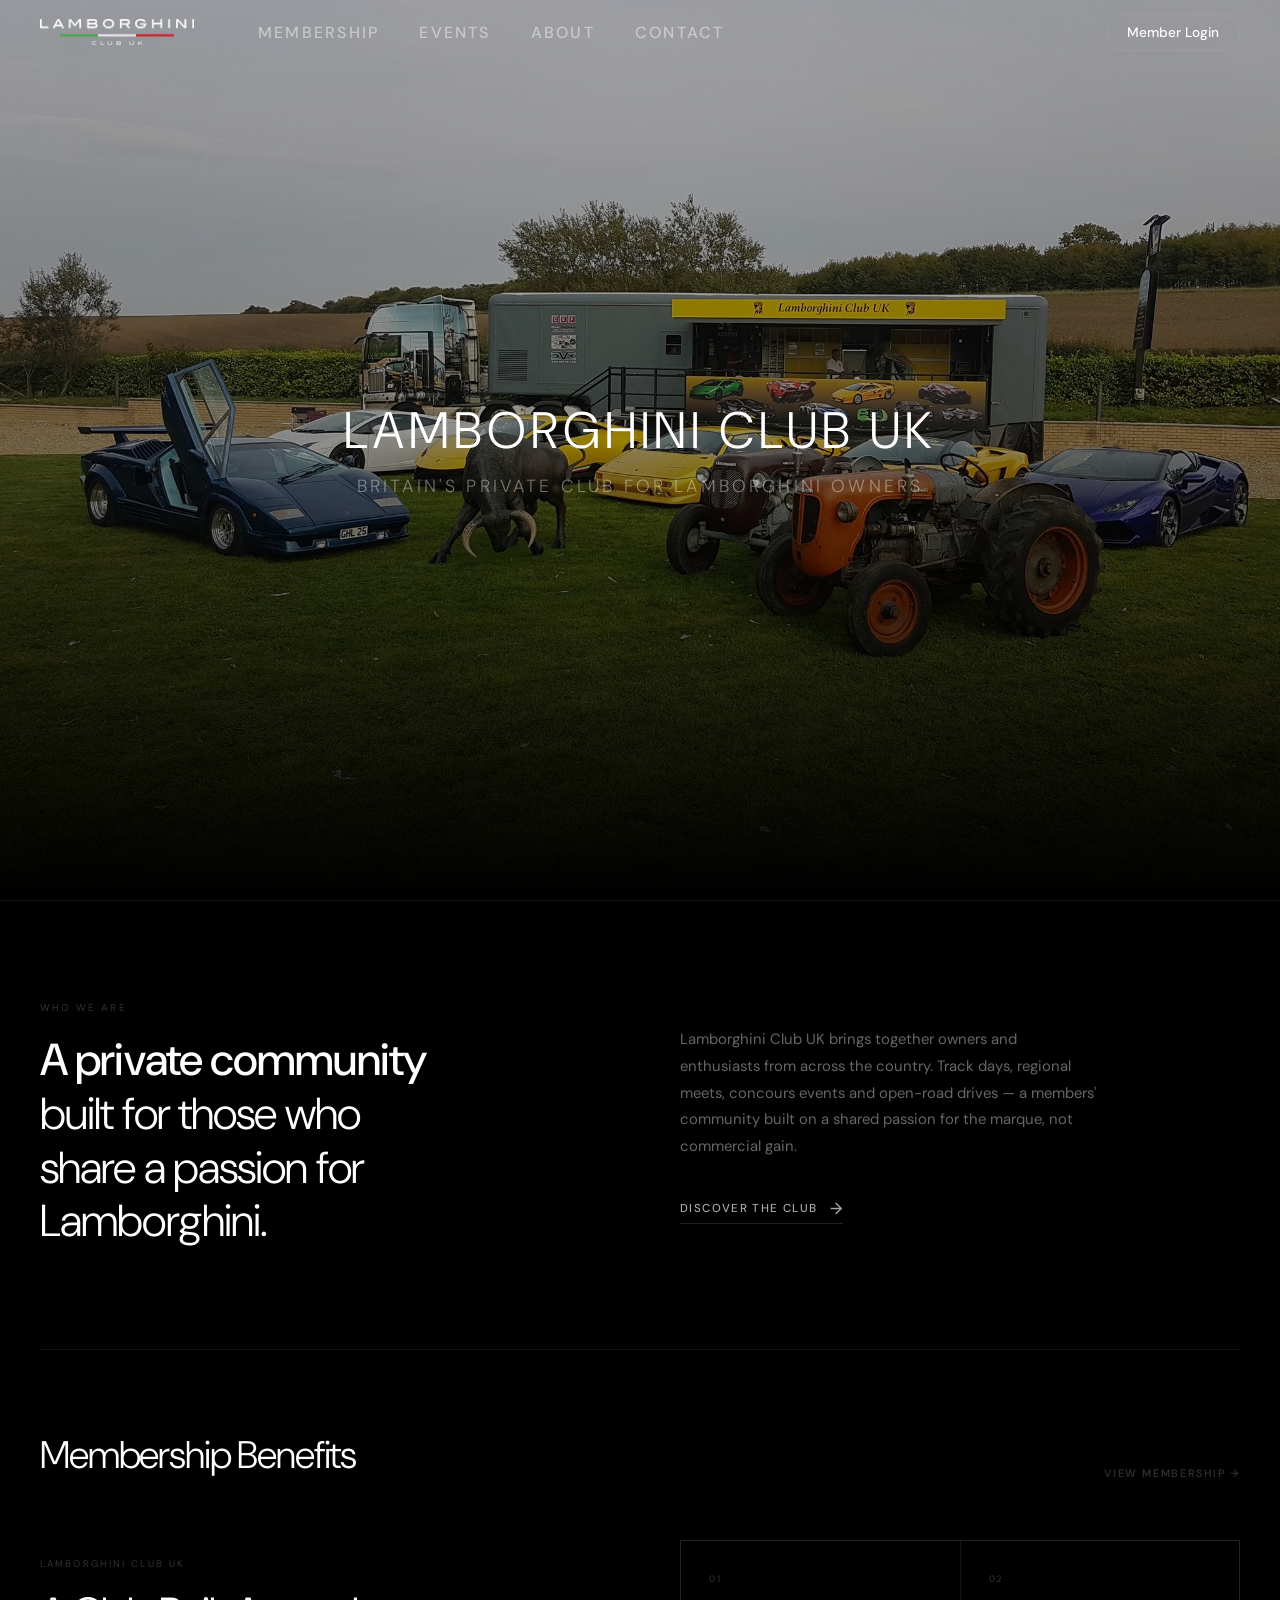
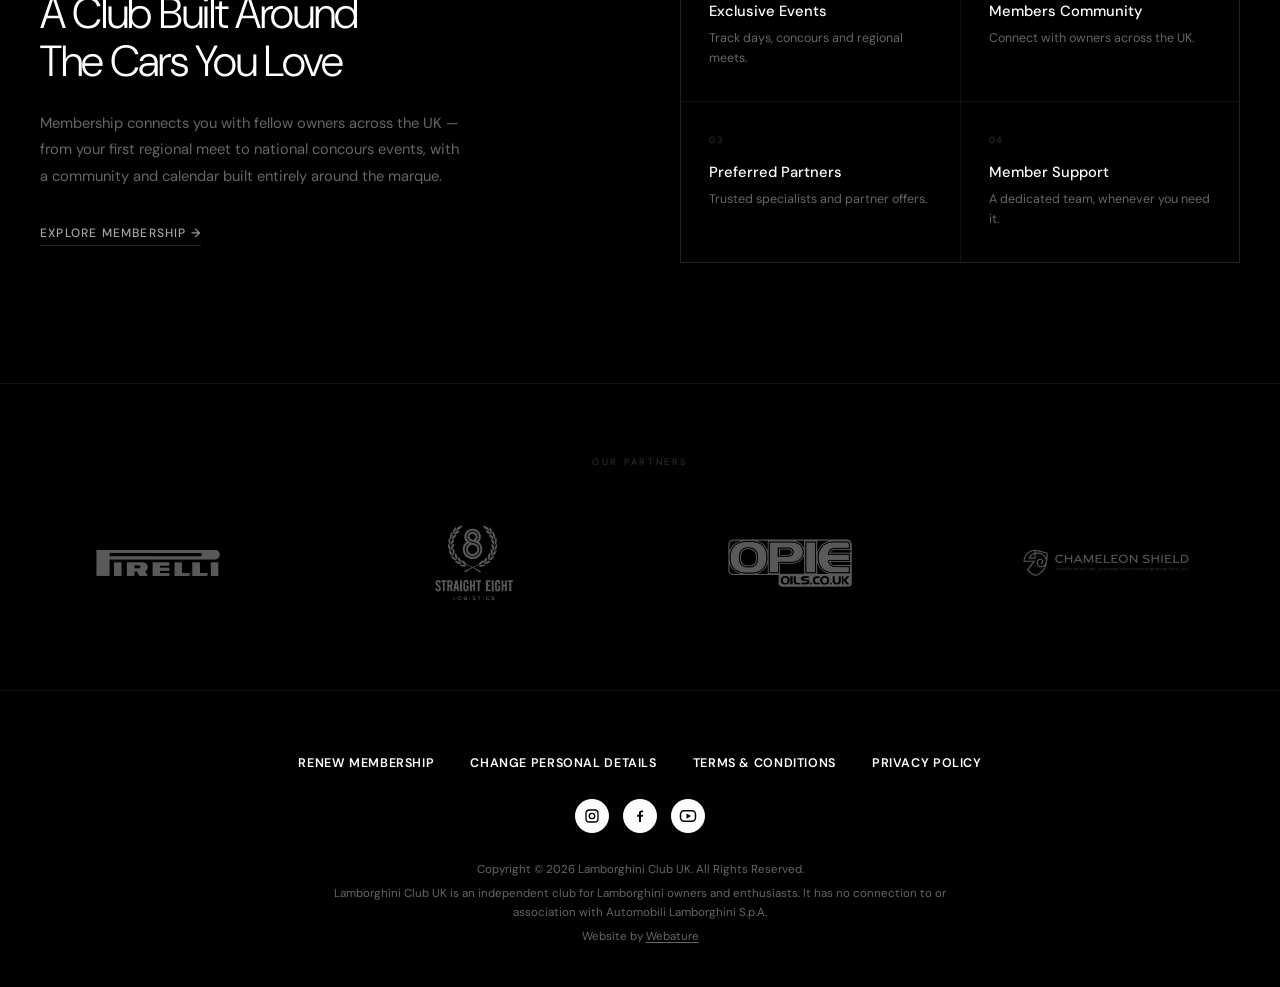
<file: index.html>
<!DOCTYPE html>
<html lang="en">
<head>
<meta charset="UTF-8">
  <link rel="icon" type="image/png" href="favicon.png">
  <link rel="apple-touch-icon" href="favicon.png">
<meta name="viewport" content="width=device-width, initial-scale=1.0">
<title>Lamborghini Club UK</title>
  <!-- SEO -->
  <meta name="description" content="Lamborghini Club UK is a private members' club for Lamborghini owners across the United Kingdom — bringing together owners and enthusiasts for exclusive events, drives and a shared passion for the marque.">
  <meta name="robots" content="index, follow">
  <link rel="canonical" href="https://lamborghiniclub.co.uk/">

  <!-- Open Graph -->
  <meta property="og:type" content="website">
  <meta property="og:url" content="https://lamborghiniclub.co.uk/">
  <meta property="og:title" content="Lamborghini Club UK">
  <meta property="og:description" content="Lamborghini Club UK is a private members' club for Lamborghini owners across the United Kingdom — bringing together owners and enthusiasts for exclusive events, drives and a shared passion for the marque.">
  <meta property="og:image" content="https://lamborghiniclub.co.uk/og-image.jpg">
  <meta property="og:site_name" content="Lamborghini Club UK">

  <!-- Twitter Card -->
  <meta name="twitter:card" content="summary_large_image">
  <meta name="twitter:title" content="Lamborghini Club UK">
  <meta name="twitter:description" content="Lamborghini Club UK is a private members' club for Lamborghini owners across the United Kingdom — bringing together owners and enthusiasts for exclusive events, drives and a shared passion for the marque.">
  <meta name="twitter:image" content="https://lamborghiniclub.co.uk/og-image.jpg">
<script type="application/ld+json">
{
  "@context": "https://schema.org",
  "@type": "Organization",
  "name": "Lamborghini Club UK",
  "url": "https://lamborghiniclub.co.uk",
  "logo": "https://lamborghiniclub.co.uk/lamborghiniclub-logo.png",
  "description": "Lamborghini Club UK is a private members' club for Lamborghini owners and enthusiasts across the United Kingdom, hosting exclusive events, drives and meets for its members.",
  "areaServed": "GB",
  "sameAs": [
    "https://www.instagram.com/lamboclubuk",
    "https://www.facebook.com/lamborghiniclubuk",
    "https://www.youtube.com/channel/UCsM-XljXUnVzyZMReUy9eUQ"
  ]
}
</script>
<link href="https://fonts.googleapis.com/css2?family=DM+Sans:wght@300;400;500&display=swap" rel="stylesheet">
<link rel="stylesheet" href="shared.css">
<style>
/* NAV — fixed, transparent over hero, solid black once scrolled */
nav {
  position:fixed; top:0; left:0; right:0; z-index:1000;
  background:transparent;
  transition:background-color .4s ease;
}
nav.scrolled {
  background:#000;
}
.nav-links a { font-size:1rem; }

/* AVAIL BADGE LINK */
.member-login-link {
  font-family:'DM Sans',sans-serif; font-size:0.85rem; font-weight:500;
  color:var(--text); background:transparent; text-decoration:none; white-space:nowrap;
  border:1px solid var(--border); border-radius:100px; padding:9px 20px;
  transition:background-color .3s ease, border-color .3s ease, color .3s ease;
}
.member-login-link:hover { background:rgba(255,255,255,0.09); border-color:rgba(255,255,255,0.3); }
/* Nav is scrolled/black — button flips to filled white to match the hero-start-btn look */
nav.scrolled .member-login-link { background:#fff; color:#000; border-color:#fff; }
nav.scrolled .member-login-link:hover { background:#fff; border-color:#fff; opacity:0.85; }

/* HERO */
.hero { 
  position: relative; 
  width: 100vw; 
  height: 100vh; 
  display: flex; 
  flex-direction: column; 
  /* Center the content vertically and horizontally */
  justify-content: center; 
  align-items: center; 
  text-align: center;
  padding: 0 40px; 
  overflow: hidden; 
}

.hero::before { content:''; position:absolute; inset:0; background:radial-gradient(ellipse 60% 55% at 50% 40%, rgba(128,128,128,0.04) 0%, transparent 70%); pointer-events:none; z-index:0; }
.hero-bg { position:absolute; inset:0; z-index:0; background:var(--bg); overflow:hidden; }
.hero-video {
  position:absolute; inset:0;
  width:100%; height:100%;
  object-fit:cover;
  display:block;
}

.hero-bg::after {
  content:'';
  position:absolute; inset:0;
  /* Softened the gradient slightly for a more centered focus */
  background:linear-gradient(
    to top,
    var(--bg) 0%,
    rgba(0,0,0,0.4) 50%,
    rgba(0,0,0,0.3) 100%
  );
  z-index:1;
  pointer-events:none;
}

.hero-text { position:relative; z-index:2; }

.hero-line1 { 
  /* Smaller, more elegant size with uppercase and wide tracking */
  font-size: clamp(2rem, 4vw, 3.5rem); 
  font-weight: 300; 
  line-height: 1.1; 
  letter-spacing: 0.1em; 
  text-transform: uppercase;
  color: var(--text); 
  margin-bottom: 16px;
  animation: fadeSlideUp .9s .1s both; 
}

.hero-line2 { 
  /* Significantly smaller subtitle size */
  font-size: clamp(0.85rem, 1.5vw, 1.1rem); 
  font-weight: 300; 
  letter-spacing: 0.18em; 
  text-transform: uppercase;
  color: var(--text-muted); 
  animation: fadeSlideUp .9s .25s both; 
}

@keyframes fadeSlideUp { from{opacity:0;transform:translateY(30px)} to{opacity:1;transform:translateY(0)} }
/* ABOUT */
.reel { background:var(--bg); border-top:1px solid var(--border); }
.reel-inner { max-width:1400px; margin:0 auto; padding:100px 40px; display:grid; grid-template-columns:1fr 1fr; gap:80px; align-items:center; }
.reel-label { font-size:0.62rem; letter-spacing:0.22em; text-transform:uppercase; color:var(--text-faint); margin-bottom:20px; }
.reel-heading { font-size:clamp(2rem,3.5vw,3.2rem); font-weight:300; line-height:1.2; letter-spacing:-0.02em; color:var(--text); }
.reel-heading strong { font-weight:500; }
.reel-body { font-size:0.93rem; color:var(--text-muted); line-height:1.8; max-width:420px; margin-bottom:36px; }
.reel-cta { display:inline-flex; align-items:center; gap:12px; font-size:0.72rem; font-weight:500; letter-spacing:0.12em; text-transform:uppercase; color:var(--text-dim); text-decoration:none; border-bottom:1px solid var(--border-mid); padding-bottom:4px; transition:color .2s, border-color .2s, gap .3s; }
.reel-cta:hover { color:var(--text); border-color:var(--text-muted); gap:20px; }
.reel-cta::after { content:'→'; font-size:1rem; }

/* SERVICES PREVIEW */
.services-preview { background:var(--bg); padding:0 40px 120px; }
.section-header { max-width:1400px; margin:0 auto 60px; display:flex; align-items:flex-end; justify-content:space-between; padding-top:80px; border-top:1px solid var(--border); flex-wrap:wrap; gap:20px; }
.section-header h2 { font-size:clamp(1.8rem,3vw,2.8rem); font-weight:300; letter-spacing:-0.03em; color:var(--text); }
.see-all { font-size:0.68rem; font-weight:500; letter-spacing:0.15em; text-transform:uppercase; color:var(--text-faint); text-decoration:none; transition:color .2s; }
.see-all:hover { color:var(--text); }
.do-panel { max-width:1400px; margin:0 auto; display:grid; grid-template-columns:1fr 1fr; gap:80px; align-items:center; }
.do-label { font-size:0.6rem; letter-spacing:0.22em; text-transform:uppercase; color:var(--text-faint); margin-bottom:20px; }
.do-heading { font-size:clamp(2rem,3.4vw,3.2rem); font-weight:300; letter-spacing:-0.03em; line-height:1.1; color:var(--text); margin-bottom:24px; }
.do-desc { font-size:0.92rem; color:var(--text-muted); line-height:1.8; max-width:420px; margin-bottom:32px; }
.do-cta { display:inline-flex; align-items:center; gap:10px; font-size:0.75rem; font-weight:500; letter-spacing:0.1em; text-transform:uppercase; color:var(--text-dim); text-decoration:none; border-bottom:1px solid var(--border-mid); padding-bottom:4px; transition:color .2s, border-color .2s, gap .3s; }
.do-cta:hover { color:var(--text); border-color:var(--text-muted); gap:16px; }
.do-grid { display:grid; grid-template-columns:1fr 1fr; gap:1px; background:var(--border); border:1px solid var(--border); }
.do-item { background:var(--bg); padding:32px 28px; transition:background .3s; }
.do-item:hover { background:var(--card-hover); }
.do-item-num { font-size:0.58rem; letter-spacing:0.2em; color:var(--text-faint); margin-bottom:16px; }
.do-item-title { font-size:0.92rem; font-weight:500; color:var(--text); margin-bottom:8px; }
.do-item-desc { font-size:0.78rem; color:var(--text-muted); line-height:1.6; }

@media (max-width:900px) { .do-panel { grid-template-columns:1fr; gap:40px; } }

/* PARTNERS MARQUEE */
.brands-strip { background:var(--bg); padding:72px 0; border-top:1px solid var(--border); }
.brands-label { text-align:center; font-size:0.58rem; letter-spacing:0.28em; text-transform:uppercase; color:var(--text-faint); margin-bottom:40px; }
.brands-track { overflow:hidden; }
.brands-inner { display:flex; align-items:center; width:max-content; animation:bq-forward 90s linear infinite; }
.brands-inner:hover { animation-play-state:paused; }
.brand-logo { display:flex; align-items:center; padding:0 48px; }
.brand-logo a { display:flex; align-items:center; }
.brand-logo img {
  height:110px;
  width:auto;
  display:block;
  opacity:0.35;
  filter:grayscale(1);
  transition:opacity .3s, filter .3s;
}
.brand-logo img:hover { opacity:0.85; filter:grayscale(0); }
@keyframes bq-forward { from{transform:translateX(0)} to{transform:translateX(-50%)} }

/* FOOTER */
footer { background:#000; padding:64px 40px 40px; }
.footer-inner { max-width:1400px; margin:0 auto; display:flex; flex-direction:column; align-items:center; gap:28px; text-align:center; }
.footer-links { display:flex; flex-wrap:wrap; justify-content:center; gap:16px 36px; position:static; order:1; width:100%; }
.footer-links a { font-family:'DM Sans',sans-serif; font-size:0.78rem; font-weight:600; letter-spacing:0.05em; text-transform:uppercase; color:#fff; text-decoration:none; transition:opacity .2s; }
.footer-links a:hover { opacity:0.6; }
.footer-social { display:flex; align-items:center; gap:14px; position:static; float:none; order:2; margin:0; }
.footer-social a { width:34px; height:34px; border-radius:50%; background:#fff; color:#000; display:flex; align-items:center; justify-content:center; flex-shrink:0; transition:opacity .2s; }
.footer-social a:hover { opacity:0.75; }
.footer-legal-text { display:flex; flex-direction:column; gap:6px; max-width:640px; position:static; order:3; }
.footer-legal-text p { font-family:'DM Sans',sans-serif; font-size:0.72rem; line-height:1.6; color:rgba(255,255,255,0.4); margin:0; }
.footer-legal-text a { color:rgba(255,255,255,0.4); text-decoration:underline; text-underline-offset:2px; transition:color .2s; }
.footer-legal-text a:hover { color:#fff; }

/* ══════════════════════════════════════
   INDEX — MOBILE OVERHAUL  ≤ 640px
══════════════════════════════════════ */
@media (max-width:640px) {

  /* NAV */
  .member-login-link { display: none; }

  /* HERO */
  .hero { padding: 0 20px; }
  .hero-line1 { font-size: clamp(1.6rem, 6vw, 2.2rem); }
  .hero-line2 { font-size: clamp(0.7rem, 3vw, 0.85rem); }
  /* REEL (about block) */
  .reel-inner {
    grid-template-columns: 1fr;
    gap: 28px;
    padding: 64px 20px;
  }
  .reel-heading { font-size: clamp(1.9rem, 8vw, 2.8rem); }
  .reel-body { font-size: 0.9rem; margin-bottom: 28px; max-width: 100%; }

  /* SERVICES PREVIEW */
  .services-preview { padding: 0 20px 80px; }
  .section-header { margin-bottom: 40px; padding-top: 60px; }
  .section-header h2 { font-size: clamp(1.6rem, 7vw, 2.2rem); }
  .do-panel { gap: 32px; }
  .do-heading { font-size: clamp(1.7rem, 8vw, 2.4rem); }
  .do-desc { font-size: 0.88rem; margin-bottom: 24px; }
  .do-grid { grid-template-columns: 1fr; }
  .do-item { padding: 24px 20px; }

  /* PARTNERS */
  .brands-strip { padding: 48px 0; }
  .brand-logo { padding: 0 28px; }
  .brand-logo img { height: 72px; }

  /* FOOTER */
  footer { padding: 48px 20px 32px; }
  .footer-links { gap: 14px 24px; }

}
</style>
</head>
<body>

<nav>
  <a href="index.html" class="logo"><img src="lamborghiniclub-logo.png" alt="Lamborghini Club UK"></a>
  <ul class="nav-links">
    <li><a href="membership.html">Membership</a></li>
    <li><a href="events.html">Events</a></li>
    <li><a href="about.html">About</a></li>
    <li><a href="contact.html">Contact</a></li>
  </ul>
  <div class="nav-right">
    <a href="https://crossmember.co.uk/my-membership/" target="_blank" rel="noopener" class="member-login-link">Member Login</a>
    <button class="mob-menu-btn" aria-label="Menu"><span></span><span></span><span></span></button>
  </div>
</nav>

<div class="mob-drawer">
  <a href="membership.html" class="mob-drawer-link">Membership</a>
  <a href="events.html" class="mob-drawer-link">Events</a>
  <a href="about.html" class="mob-drawer-link">About</a>
  <a href="contact.html" class="mob-drawer-link">Contact</a>
  <a href="https://crossmember.co.uk/my-membership/" target="_blank" rel="noopener" class="mob-drawer-link">Member Login</a>
</div>

<section class="hero">
  <div class="hero-bg">
    <img class="hero-video" src="hero-image.jpg" alt="Lamborghini Club UK">
  </div>
  <div class="hero-text">
    <div class="hero-line1">Lamborghini Club UK</div>
    <div class="hero-line2">Britain's private club for Lamborghini owners</div>
  </div>
</section>

<section class="reel" id="about">
  <div class="reel-inner js-reveal">
    <div>
      <div class="reel-label">Who we are</div>
      <h2 class="reel-heading"><strong>A private community</strong><br>built for those who<br>share a passion for<br>Lamborghini.</h2>
    </div>
    <div>
      <p class="reel-body">Lamborghini Club UK brings together owners and enthusiasts from across the country. Track days, regional meets, concours events and open-road drives — a members' community built on a shared passion for the marque, not commercial gain.</p>
      <a href="/about" class="reel-cta">Discover the club</a>
    </div>
  </div>
</section>

<section class="services-preview">
  <div class="section-header js-reveal">
    <h2>Membership Benefits</h2>
    <a href="/membership" class="see-all">View membership →</a>
  </div>
  <div class="do-panel js-reveal">
    <div>
      <div class="do-label">Lamborghini Club UK</div>
      <div class="do-heading">A Club Built Around<br>The Cars You Love</div>
      <p class="do-desc">Membership connects you with fellow owners across the UK — from your first regional meet to national concours events, with a community and calendar built entirely around the marque.</p>
      <a href="/membership" class="do-cta">Explore membership →</a>
    </div>
    <div class="do-grid">
      <div class="do-item">
        <div class="do-item-num">01</div>
        <div class="do-item-title">Exclusive Events</div>
        <div class="do-item-desc">Track days, concours and regional meets.</div>
      </div>
      <div class="do-item">
        <div class="do-item-num">02</div>
        <div class="do-item-title">Members Community</div>
        <div class="do-item-desc">Connect with owners across the UK.</div>
      </div>
      <div class="do-item">
        <div class="do-item-num">03</div>
        <div class="do-item-title">Preferred Partners</div>
        <div class="do-item-desc">Trusted specialists and partner offers.</div>
      </div>
      <div class="do-item">
        <div class="do-item-num">04</div>
        <div class="do-item-title">Member Support</div>
        <div class="do-item-desc">A dedicated team, whenever you need it.</div>
      </div>
    </div>
  </div>
</section>

<!-- PARTNERS -->
<section class="brands-strip js-reveal">
  <div class="brands-label">Our Partners</div>
  <div class="brands-track">
    <div class="brands-inner">
      <!-- set 1 -->
      <div class="brand-logo"><a href="https://promo.pirelli.com/tyres/en-GB/car/partner/overview" target="_blank" rel="noopener"><img src="logos/logo-1.png" alt="Pirelli"></a></div>
      <div class="brand-logo"><a href="https://straighteightlogistics.com" target="_blank" rel="noopener"><img src="logos/logo-2.png" alt="Straight Eight Logistics"></a></div>
      <div class="brand-logo"><a href="https://www.opieoils.co.uk" target="_blank" rel="noopener"><img src="logos/logo-3.png" alt="Opie Oils"></a></div>
      <div class="brand-logo"><a href="https://chameleonshield.co.uk" target="_blank" rel="noopener"><img src="logos/logo-4.png" alt="Chameleon Shield"></a></div>
      <div class="brand-logo"><a href="https://locktonperformance.com/insurance-services/specialist-lamborghini-insurance.html" target="_blank" rel="noopener"><img src="logos/logo-5.png" alt="Lockton"></a></div>
      <div class="brand-logo"><a href="https://www.hrowen.co.uk/lamborghini" target="_blank" rel="noopener"><img src="logos/logo-6.png" alt="H.R. Owen"></a></div>
      <div class="brand-logo"><a href="https://supercarservice.co.uk" target="_blank" rel="noopener"><img src="logos/logo-7.png" alt="Supercar Service"></a></div>
      <div class="brand-logo"><a href="https://www.shorade.co.uk" target="_blank" rel="noopener"><img src="logos/logo-8.png" alt="Shorade"></a></div>
      <div class="brand-logo"><a href="https://www.classicadditions.com" target="_blank" rel="noopener"><img src="logos/logo-9.png" alt="Classic Additions"></a></div>
      <div class="brand-logo"><a href="https://www.emblemsportscars.com" target="_blank" rel="noopener"><img src="logos/logo-10.png" alt="Emblem Sports Cars"></a></div>
      <div class="brand-logo"><a href="https://www.sytner.co.uk/lamborghini" target="_blank" rel="noopener"><img src="logos/logo-11.png" alt="Sytner"></a></div>
      <div class="brand-logo"><a href="https://www.individualsc.co.uk/lamborghiniapprovedbodyshop" target="_blank" rel="noopener"><img src="logos/logo-12.png" alt="Individual Specialist Cars"></a></div>
      <!-- set 2 — duplicate for seamless loop -->
       <div class="brand-logo"><a href="https://promo.pirelli.com/tyres/en-GB/car/partner/overview" target="_blank" rel="noopener"><img src="logos/logo-1.png" alt="Pirelli"></a></div>
      <div class="brand-logo"><a href="https://straighteightlogistics.com" target="_blank" rel="noopener"><img src="logos/logo-2.png" alt="Straight Eight Logistics"></a></div>
      <div class="brand-logo"><a href="https://www.opieoils.co.uk" target="_blank" rel="noopener"><img src="logos/logo-3.png" alt="Opie Oils"></a></div>
      <div class="brand-logo"><a href="https://chameleonshield.co.uk" target="_blank" rel="noopener"><img src="logos/logo-4.png" alt="Chameleon Shield"></a></div>
      <div class="brand-logo"><a href="https://locktonperformance.com/insurance-services/specialist-lamborghini-insurance.html" target="_blank" rel="noopener"><img src="logos/logo-5.png" alt="Lockton"></a></div>
      <div class="brand-logo"><a href="https://www.hrowen.co.uk/lamborghini" target="_blank" rel="noopener"><img src="logos/logo-6.png" alt="H.R. Owen"></a></div>
      <div class="brand-logo"><a href="https://supercarservice.co.uk" target="_blank" rel="noopener"><img src="logos/logo-7.png" alt="Supercar Service"></a></div>
      <div class="brand-logo"><a href="https://www.shorade.co.uk" target="_blank" rel="noopener"><img src="logos/logo-8.png" alt="Shorade"></a></div>
      <div class="brand-logo"><a href="https://www.classicadditions.com" target="_blank" rel="noopener"><img src="logos/logo-9.png" alt="Classic Additions"></a></div>
      <div class="brand-logo"><a href="https://www.emblemsportscars.com" target="_blank" rel="noopener"><img src="logos/logo-10.png" alt="Emblem Sports Cars"></a></div>
      <div class="brand-logo"><a href="https://www.sytner.co.uk/lamborghini" target="_blank" rel="noopener"><img src="logos/logo-11.png" alt="Sytner"></a></div>
      <div class="brand-logo"><a href="https://www.individualsc.co.uk/lamborghiniapprovedbodyshop" target="_blank" rel="noopener"><img src="logos/logo-12.png" alt="Individual Specialist Cars"></a></div>
    </div>
  </div>
</section>

<footer>
  <div class="footer-inner">
    <div class="footer-links">
      <a href="https://crossmember.co.uk/find-member/?club=lcuk" target="_blank" rel="noopener">Renew Membership</a>
      <a href="https://crossmember.co.uk/my-membership/?club=lcuk" target="_blank" rel="noopener">Change Personal Details</a>
      <a href="/terms">Terms &amp; Conditions</a>
      <a href="/privacy">Privacy Policy</a>
    </div>
    <div class="footer-social">
      <a href="https://www.instagram.com/lamboclubuk" target="_blank" rel="noopener" aria-label="Instagram">
        <svg viewBox="0 0 24 24" width="16" height="16" fill="none" stroke="currentColor" stroke-width="2" stroke-linecap="round" stroke-linejoin="round"><rect x="3" y="3" width="18" height="18" rx="5"/><circle cx="12" cy="12" r="4"/><circle cx="17.3" cy="6.7" r="0.6" fill="currentColor" stroke="none"/></svg>
      </a>
      <a href="https://www.facebook.com/lamborghiniclubuk" target="_blank" rel="noopener" aria-label="Facebook">
        <svg viewBox="0 0 24 24" width="16" height="16" fill="currentColor"><path d="M13.5 21v-7.9h2.66l.4-3.09h-3.06V8.04c0-.9.25-1.5 1.54-1.5h1.64V3.77C16.47 3.68 15.5 3.6 14.38 3.6c-2.34 0-3.94 1.43-3.94 4.05v2.36H7.77v3.09h2.67V21h3.06z"/></svg>
      </a>
      <a href="https://www.youtube.com/channel/UCsM-XljXUnVzyZMReUy9eUQ" target="_blank" rel="noopener" aria-label="YouTube">
        <svg viewBox="0 0 24 24" width="18" height="18" fill="none" stroke="currentColor" stroke-width="2" stroke-linecap="round" stroke-linejoin="round"><rect x="2" y="5" width="20" height="14" rx="5"/><path d="M10 8.5l6 3.5-6 3.5z" fill="currentColor" stroke="none"/></svg>
      </a>
    </div>
    <div class="footer-legal-text">
      <p>Copyright © 2026 Lamborghini Club UK. All Rights Reserved.</p>
      <p>Lamborghini Club UK is an independent club for Lamborghini owners and enthusiasts. It has no connection to or association with Automobili Lamborghini S.p.A.</p>
      <p>Website by <a href="https://webature.co.uk" target="_blank" rel="noopener">Webature</a></p>
    </div>
  </div>
</footer>

<script src="shared.js"></script>
<script>
// Nav: transparent at top, solid black once the page is scrolled
(function() {
  var nav = document.querySelector('nav');
  if (!nav) return;
  function updateNav() {
    if (window.scrollY > 40) {
      nav.classList.add('scrolled');
    } else {
      nav.classList.remove('scrolled');
    }
  }
  window.addEventListener('scroll', updateNav, { passive: true });
  updateNav();
})();
</script>
</html>
</file>
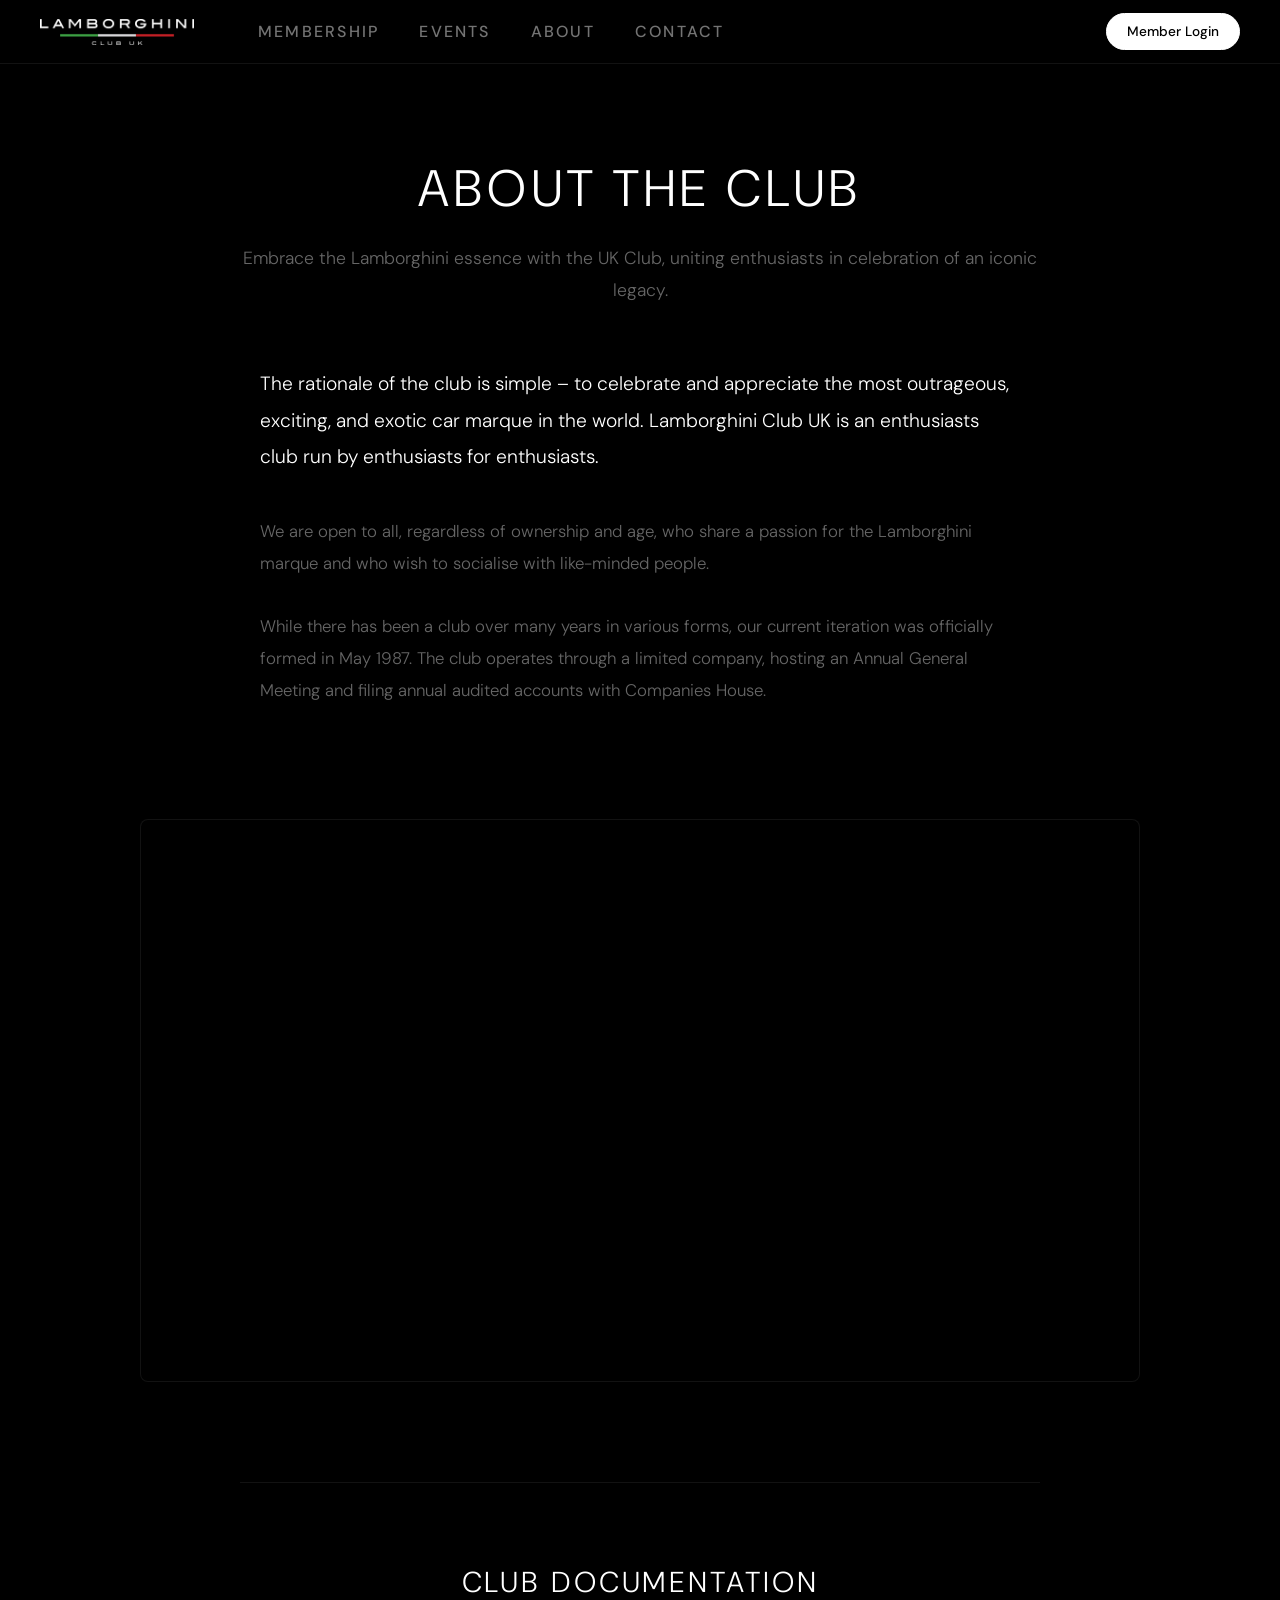
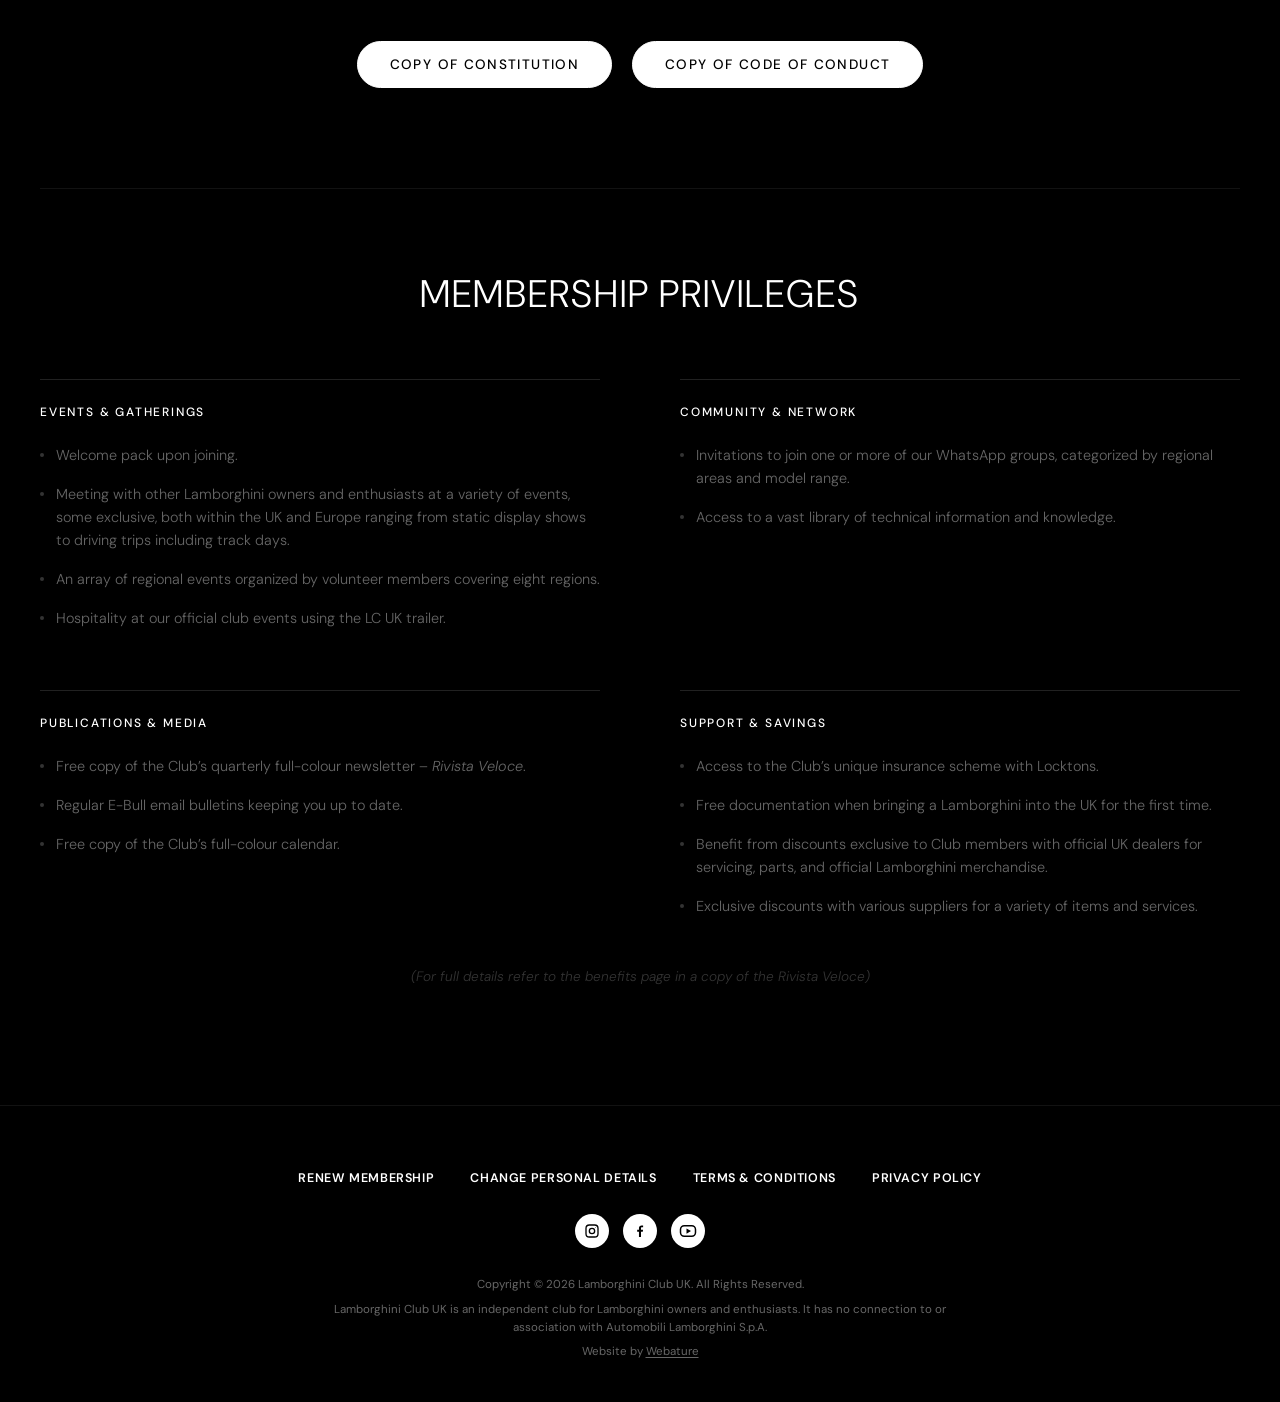
<file: about.html>
<!DOCTYPE html>
<html lang="en">
<head>
<meta charset="UTF-8">
  <link rel="icon" type="image/png" href="favicon.png">
  <link rel="apple-touch-icon" href="favicon.png">
<meta name="viewport" content="width=device-width, initial-scale=1.0">
<title>About - Lamborghini Club UK</title>
  <!-- SEO -->
  <meta name="description" content="Learn about Lamborghini Club UK, our history, governance, and community of enthusiasts.">
  <meta name="robots" content="index, follow">
  <link rel="canonical" href="https://lamborghiniclub.co.uk/about">

<link href="https://fonts.googleapis.com/css2?family=DM+Sans:wght@300;400;500&display=swap" rel="stylesheet">
<link rel="stylesheet" href="shared.css">
<style>
/* NAV */
nav {
  position: fixed; top: 0; left: 0; right: 0; z-index: 1000;
  background: #000;
  border-bottom: 1px solid var(--border);
}
.nav-links a { font-size: 1rem; }

/* AVAIL BADGE LINK */
.member-login-link {
  font-family: 'DM Sans', sans-serif; font-size: 0.85rem; font-weight: 500;
  color: #000; background: #fff; text-decoration: none; white-space: nowrap;
  border: 1px solid #fff; border-radius: 100px; padding: 9px 20px;
  transition: opacity .3s ease;
}
.member-login-link:hover { opacity: 0.85; }

/* ABOUT HERO (FIRST THING ON PAGE) */
.about-hero {
  position: relative;
  width: 100vw;
  padding: 160px 40px 60px;
  background: var(--bg);
  text-align: center;
}

.about-hero-content {
  max-width: 800px;
  margin: 0 auto;
}

.about-heading {
  font-size: clamp(2rem, 4vw, 3.2rem);
  font-weight: 300;
  line-height: 1.15;
  letter-spacing: 0.1em;
  text-transform: uppercase;
  color: var(--text);
  margin-bottom: 24px;
}

.about-lead {
  font-size: 1.1rem;
  font-weight: 300;
  line-height: 1.8;
  color: var(--text-muted);
}

/* EDITORIAL NARRATIVE SECTION (NO SUBCATEGORIES) */
.about-narrative-section {
  background: var(--bg);
  padding: 0 40px 80px;
}

.narrative-inner {
  max-width: 760px;
  margin: 0 auto;
}

.narrative-text {
  font-size: 1.05rem;
  font-weight: 300;
  line-height: 1.9;
  color: var(--text-muted);
  margin-bottom: 32px;
}

.narrative-text:first-of-type {
  font-size: 1.2rem;
  color: var(--text);
  margin-bottom: 40px;
}

/* VIDEO SECTION (PLACED FURTHER DOWN) */
.video-section {
  background: var(--bg);
  padding: 0 40px 100px;
}

.video-container {
  max-width: 1000px;
  margin: 0 auto;
  width: 100%;
  aspect-ratio: 16 / 9;
  border-radius: 8px;
  border: 1px solid var(--border);
  background: #000;
  overflow: hidden;
  box-shadow: 0 20px 50px rgba(0,0,0,0.6);
}

.video-container iframe {
  width: 100%;
  height: 100%;
  border: 0;
  display: block;
}

/* DOCUMENT DOWNLOAD BUTTONS */
.documents-section {
  background: var(--bg);
  padding: 0 40px 100px;
  text-align: center;
}

.docs-inner {
  max-width: 800px;
  margin: 0 auto;
  border-top: 1px solid var(--border);
  padding-top: 80px;
}

.docs-heading {
  font-size: clamp(1.4rem, 2.5vw, 1.8rem);
  font-weight: 300;
  letter-spacing: 0.1em;
  text-transform: uppercase;
  color: var(--text);
  margin-bottom: 40px;
}

.docs-buttons {
  display: flex;
  justify-content: center;
  gap: 20px;
  flex-wrap: wrap;
}

.doc-btn {
  display: inline-block;
  font-family: 'DM Sans', sans-serif;
  font-size: 0.85rem;
  font-weight: 500;
  letter-spacing: 0.1em;
  text-transform: uppercase;
  color: #000;
  background: #fff;
  text-decoration: none;
  border: 1px solid #fff;
  border-radius: 100px;
  padding: 14px 32px;
  transition: background-color .3s ease, color .3s ease;
}

.doc-btn:hover {
  background: transparent;
  color: #fff;
}

/* MEMBERSHIP BENEFITS GRID */
.about-benefits {
  background: var(--bg);
  padding: 0 40px 120px;
}

.benefits-inner {
  max-width: 1200px;
  margin: 0 auto;
  border-top: 1px solid var(--border);
  padding-top: 80px;
}

.benefits-header {
  font-size: clamp(1.8rem, 3vw, 2.4rem);
  font-weight: 300;
  letter-spacing: 0.05em;
  text-transform: uppercase;
  color: var(--text);
  margin-bottom: 60px;
  text-align: center;
}

.benefits-grid {
  display: grid;
  grid-template-columns: 1fr 1fr;
  gap: 60px 80px;
}

.benefit-group {
  border-top: 1px solid var(--border-mid);
  padding-top: 24px;
}

.benefit-title {
  font-size: 0.75rem;
  font-weight: 500;
  letter-spacing: 0.15em;
  text-transform: uppercase;
  color: var(--text);
  margin-bottom: 24px;
}

.benefit-list {
  list-style: none;
  padding: 0;
  margin: 0;
  display: flex;
  flex-direction: column;
  gap: 16px;
}

.benefit-list li {
  font-size: 0.9rem;
  font-weight: 300;
  line-height: 1.6;
  color: var(--text-muted);
  position: relative;
  padding-left: 16px;
}

.benefit-list li::before {
  content: '';
  position: absolute;
  left: 0;
  top: 9px;
  width: 4px;
  height: 4px;
  border-radius: 50%;
  background: var(--text-faint);
}

.benefits-footnote {
  font-size: 0.85rem;
  font-weight: 300;
  font-style: italic;
  color: var(--text-faint);
  text-align: center;
  margin-top: 50px;
}

/* FOOTER */
footer { background: #000; padding: 64px 40px 40px; border-top: 1px solid var(--border); }
.footer-inner { max-width: 1400px; margin: 0 auto; display: flex; flex-direction: column; align-items: center; gap: 28px; text-align: center; }
.footer-links { display: flex; flex-wrap: wrap; justify-content: center; gap: 16px 36px; position: static; order: 1; width: 100%; }
.footer-links a { font-family: 'DM Sans', sans-serif; font-size: 0.78rem; font-weight: 600; letter-spacing: 0.05em; text-transform: uppercase; color: #fff; text-decoration: none; transition: opacity .2s; }
.footer-links a:hover { opacity: 0.6; }
.footer-social { display: flex; align-items: center; gap: 14px; position: static; float: none; order: 2; margin: 0; }
.footer-social a { width: 34px; height: 34px; border-radius: 50%; background: #fff; color: #000; display: flex; align-items: center; justify-content: center; flex-shrink: 0; transition: opacity .2s; }
.footer-social a:hover { opacity: 0.75; }
.footer-legal-text { display: flex; flex-direction: column; gap: 6px; max-width: 640px; position: static; order: 3; }
.footer-legal-text p { font-family: 'DM Sans', sans-serif; font-size: 0.72rem; line-height: 1.6; color: rgba(255,255,255,0.4); margin: 0; }
.footer-legal-text a { color: rgba(255,255,255,0.4); text-decoration: underline; text-underline-offset: 2px; transition: color .2s; }
.footer-legal-text a:hover { color: #fff; }

/* MOBILE OVERHAUL */
@media (max-width: 900px) {
  .benefits-grid {
    grid-template-columns: 1fr;
    gap: 40px;
  }
}
@media (max-width: 640px) {
  .member-login-link { display: none; }
  .about-hero { padding: 120px 20px 30px; }
  .about-narrative-section { padding: 0 20px 40px; }
  .video-section { padding: 0 20px 60px; }
  .documents-section { padding: 0 20px 60px; }
  .about-benefits { padding: 0 20px 80px; }
  .benefits-inner { padding-top: 60px; }
  .benefits-header { font-size: clamp(1.5rem, 6vw, 2rem); margin-bottom: 40px; }
  .docs-buttons { flex-direction: column; align-items: stretch; gap: 14px; }
  footer { padding: 48px 20px 32px; }
  .footer-links { gap: 14px 24px; }
}
</style>
</head>
<body>

<nav>
  <a href="index.html" class="logo"><img src="lamborghiniclub-logo.png" alt="Lamborghini Club UK"></a>
  <ul class="nav-links">
    <li><a href="membership.html">Membership</a></li>
    <li><a href="events.html">Events</a></li>
    <li><a href="about.html">About</a></li>
    <li><a href="contact.html">Contact</a></li>
  </ul>
  <div class="nav-right">
    <a href="https://crossmember.co.uk/my-membership/" target="_blank" rel="noopener" class="member-login-link">Member Login</a>
    <button class="mob-menu-btn" aria-label="Menu"><span></span><span></span><span></span></button>
  </div>
</nav>

<div class="mob-drawer">
  <a href="membership.html" class="mob-drawer-link">Membership</a>
  <a href="events.html" class="mob-drawer-link">Events</a>
  <a href="about.html" class="mob-drawer-link">About</a>
  <a href="contact.html" class="mob-drawer-link">Contact</a>
  <a href="https://crossmember.co.uk/my-membership/" target="_blank" rel="noopener" class="mob-drawer-link">Member Login</a>
</div>

<!-- HERO SECTION (FIRST ON PAGE) -->
<section class="about-hero">
  <div class="about-hero-content">
    <h1 class="about-heading">About The Club</h1>
    <p class="about-lead">
      Embrace the Lamborghini essence with the UK Club, uniting enthusiasts in celebration of an iconic legacy.
    </p>
  </div>
</section>

<!-- CONTINUOUS EDITORIAL NARRATIVE -->
<section class="about-narrative-section">
  <div class="narrative-inner">
    <p class="narrative-text">
      The rationale of the club is simple – to celebrate and appreciate the most outrageous, exciting, and exotic car marque in the world. Lamborghini Club UK is an enthusiasts club run by enthusiasts for enthusiasts.
    </p>
    <p class="narrative-text">
      We are open to all, regardless of ownership and age, who share a passion for the Lamborghini marque and who wish to socialise with like-minded people.
    </p>
    <p class="narrative-text">
      While there has been a club over many years in various forms, our current iteration was officially formed in May 1987. The club operates through a limited company, hosting an Annual General Meeting and filing annual audited accounts with Companies House.
    </p>
  </div>
</section>

<!-- VIDEO SECTION (PLACED FURTHER DOWN) -->
<section class="video-section">
  <div class="video-container">
    <iframe src="https://www.youtube.com/embed/Pwxrh19XjWU" title="Lamborghini Club UK - Why You Should Join" allow="accelerometer; autoplay; clipboard-write; encrypted-media; gyroscope; picture-in-picture" allowfullscreen></iframe>
  </div>
</section>

<!-- DOCUMENTS DOWNLOAD SECTION -->
<section class="documents-section">
  <div class="docs-inner">
    <h2 class="docs-heading">Club Documentation</h2>
    <div class="docs-buttons">
      <a href="constitution.pdf" target="_blank" rel="noopener" class="doc-btn">Copy of Constitution</a>
      <a href="code-of-conduct.pdf" target="_blank" rel="noopener" class="doc-btn">Copy of Code of Conduct</a>
    </div>
  </div>
</section>

<!-- MEMBERSHIP BENEFITS SECTION -->
<section class="about-benefits">
  <div class="benefits-inner">
    <h2 class="benefits-header">Membership Privileges</h2>
    
    <div class="benefits-grid">
      <!-- Group 1 -->
      <div class="benefit-group">
        <h3 class="benefit-title">Events & Gatherings</h3>
        <ul class="benefit-list">
          <li>Welcome pack upon joining.</li>
          <li>Meeting with other Lamborghini owners and enthusiasts at a variety of events, some exclusive, both within the UK and Europe ranging from static display shows to driving trips including track days.</li>
          <li>An array of regional events organized by volunteer members covering eight regions.</li>
          <li>Hospitality at our official club events using the LC UK trailer.</li>
        </ul>
      </div>

      <!-- Group 2 -->
      <div class="benefit-group">
        <h3 class="benefit-title">Community & Network</h3>
        <ul class="benefit-list">
          <li>Invitations to join one or more of our WhatsApp groups, categorized by regional areas and model range.</li>
          <li>Access to a vast library of technical information and knowledge.</li>
        </ul>
      </div>

      <!-- Group 3 -->
      <div class="benefit-group">
        <h3 class="benefit-title">Publications & Media</h3>
        <ul class="benefit-list">
          <li>Free copy of the Club’s quarterly full-colour newsletter – <em>Rivista Veloce</em>.</li>
          <li>Regular E-Bull email bulletins keeping you up to date.</li>
          <li>Free copy of the Club’s full-colour calendar.</li>
        </ul>
      </div>

      <!-- Group 4 -->
      <div class="benefit-group">
        <h3 class="benefit-title">Support & Savings</h3>
        <ul class="benefit-list">
          <li>Access to the Club’s unique insurance scheme with Locktons.</li>
          <li>Free documentation when bringing a Lamborghini into the UK for the first time.</li>
          <li>Benefit from discounts exclusive to Club members with official UK dealers for servicing, parts, and official Lamborghini merchandise.</li>
          <li>Exclusive discounts with various suppliers for a variety of items and services.</li>
        </ul>
      </div>
    </div>

    <p class="benefits-footnote">(For full details refer to the benefits page in a copy of the Rivista Veloce)</p>
  </div>
</section>

<footer>
  <div class="footer-inner">
    <div class="footer-links">
      <a href="https://crossmember.co.uk/find-member/?club=lcuk" target="_blank" rel="noopener">Renew Membership</a>
      <a href="https://crossmember.co.uk/my-membership/?club=lcuk" target="_blank" rel="noopener">Change Personal Details</a>
      <a href="terms.html">Terms &amp; Conditions</a>
      <a href="privacy.html">Privacy Policy</a>
    </div>
    <div class="footer-social">
      <a href="https://www.instagram.com/lamboclubuk" target="_blank" rel="noopener" aria-label="Instagram">
        <svg viewBox="0 0 24 24" width="16" height="16" fill="none" stroke="currentColor" stroke-width="2" stroke-linecap="round" stroke-linejoin="round"><rect x="3" y="3" width="18" height="18" rx="5"/><circle cx="12" cy="12" r="4"/><circle cx="17.3" cy="6.7" r="0.6" fill="currentColor" stroke="none"/></svg>
      </a>
      <a href="https://www.facebook.com/lamborghiniclubuk" target="_blank" rel="noopener" aria-label="Facebook">
        <svg viewBox="0 0 24 24" width="16" height="16" fill="currentColor"><path d="M13.5 21v-7.9h2.66l.4-3.09h-3.06V8.04c0-.9.25-1.5 1.54-1.5h1.64V3.77C16.47 3.68 15.5 3.6 14.38 3.6c-2.34 0-3.94 1.43-3.94 4.05v2.36H7.77v3.09h2.67V21h3.06z"/></svg>
      </a>
      <a href="https://www.youtube.com/channel/UCsM-XljXUnVzyZMReUy9eUQ" target="_blank" rel="noopener" aria-label="YouTube">
        <svg viewBox="0 0 24 24" width="18" height="18" fill="none" stroke="currentColor" stroke-width="2" stroke-linecap="round" stroke-linejoin="round"><rect x="2" y="5" width="20" height="14" rx="5"/><path d="M10 8.5l6 3.5-6 3.5z" fill="currentColor" stroke="none"/></svg>
      </a>
    </div>
    <div class="footer-legal-text">
      <p>Copyright © 2026 Lamborghini Club UK. All Rights Reserved.</p>
      <p>Lamborghini Club UK is an independent club for Lamborghini owners and enthusiasts. It has no connection to or association with Automobili Lamborghini S.p.A.</p>
      <p>Website by <a href="https://webature.co.uk" target="_blank" rel="noopener">Webature</a></p>
    </div>
  </div>
</footer>

<script src="shared.js"></script>
</body>
</html>
</file>
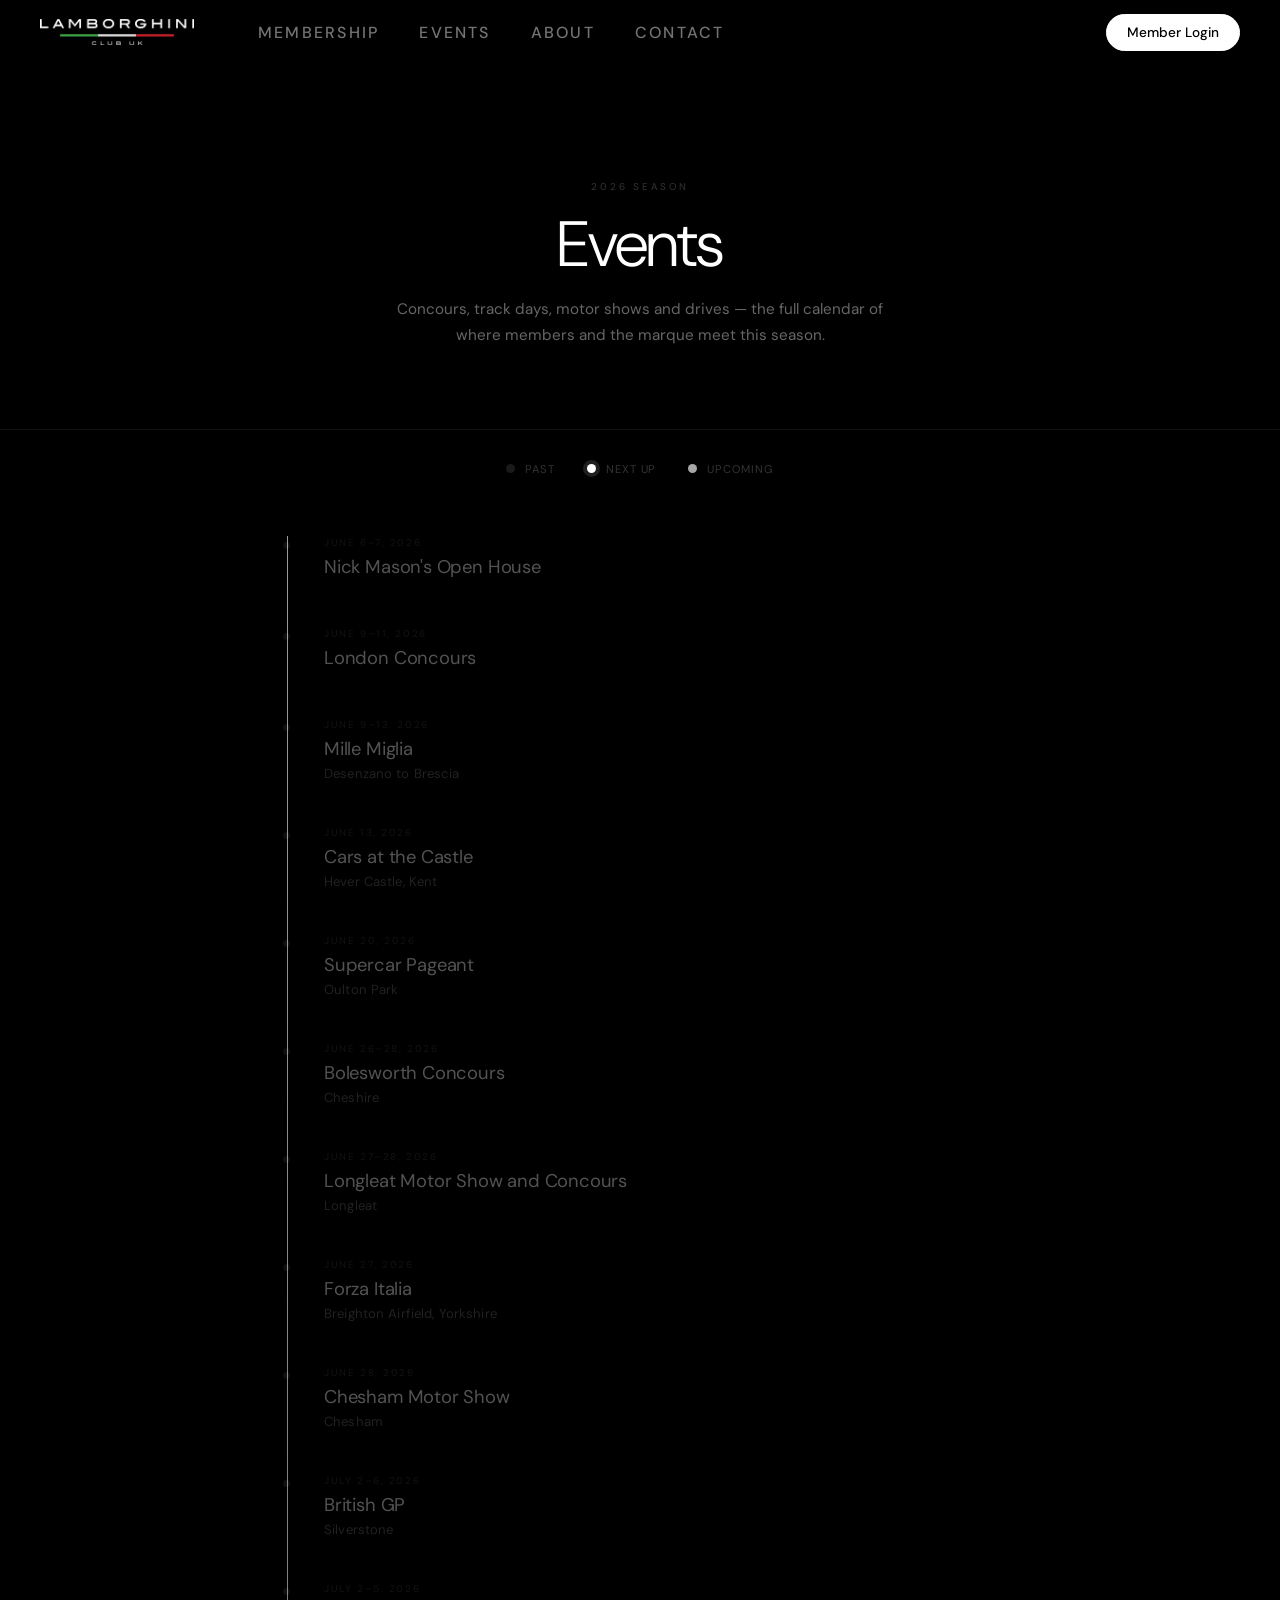
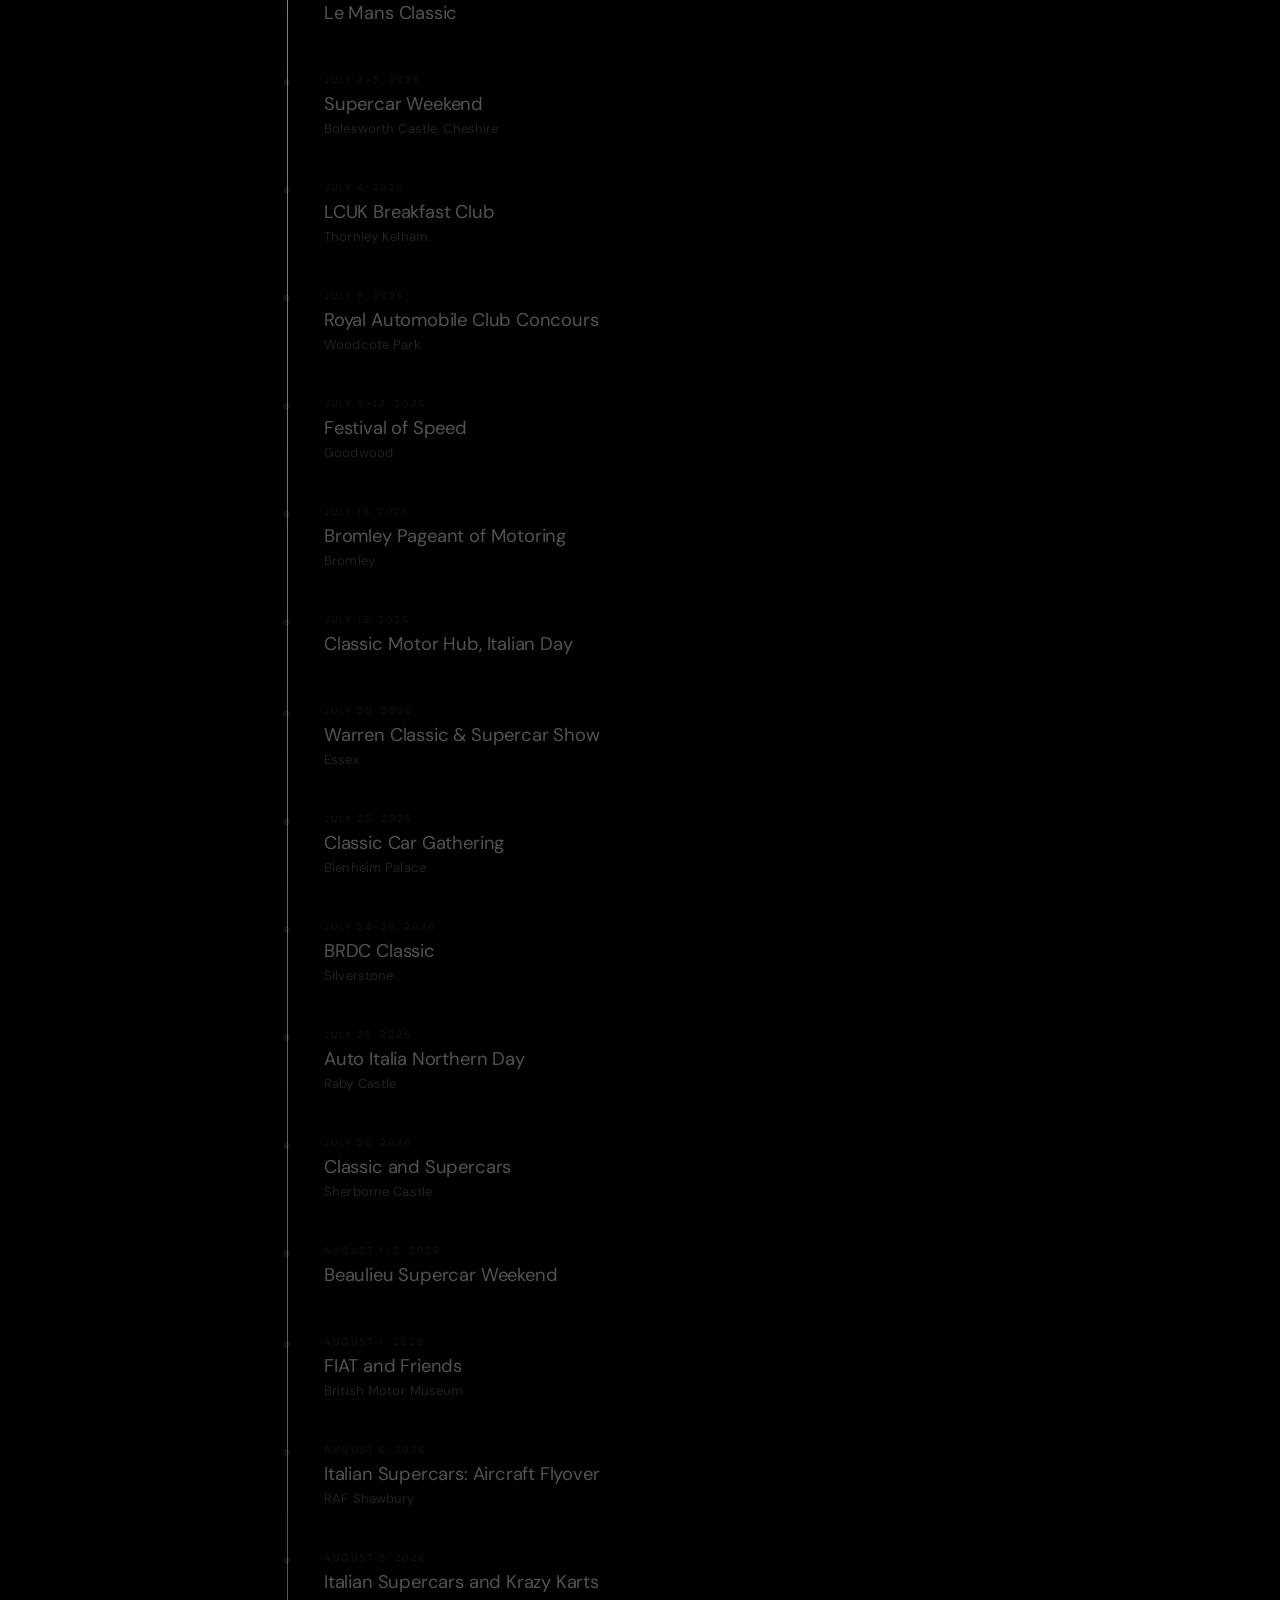
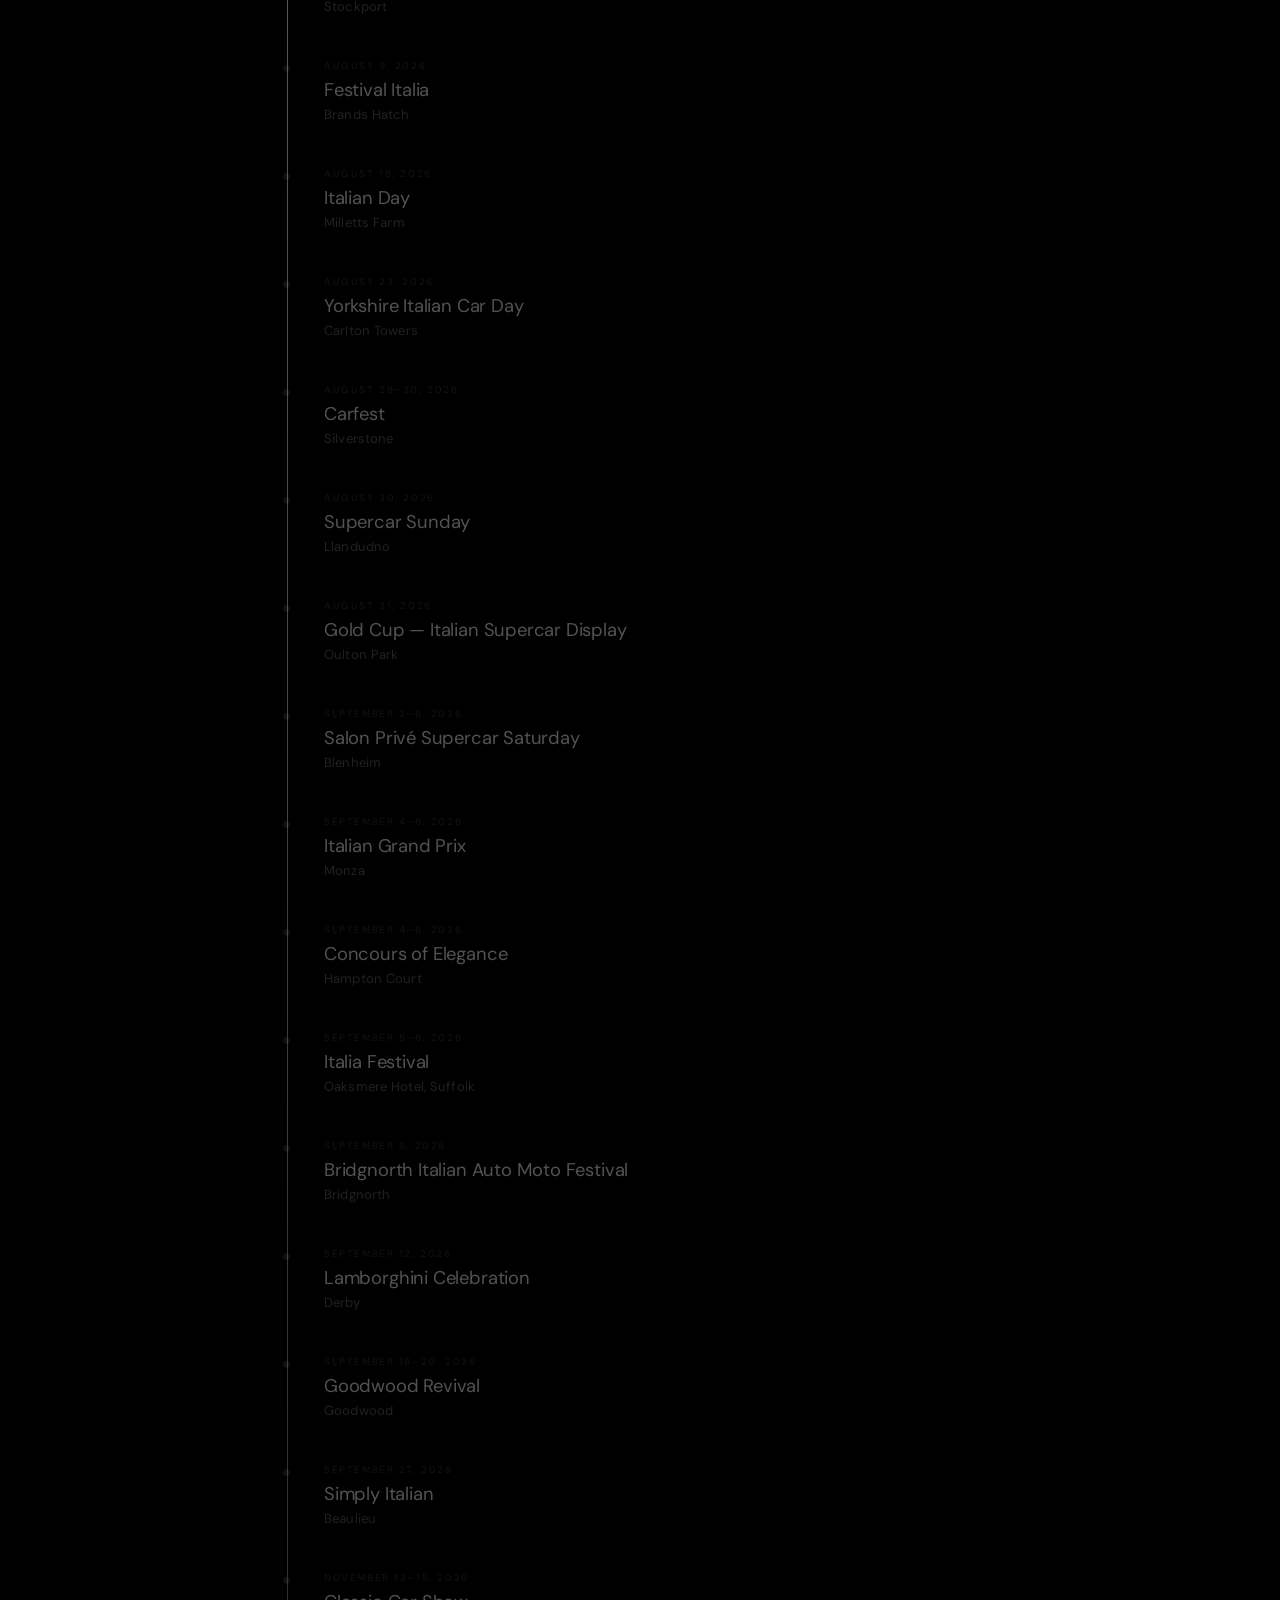
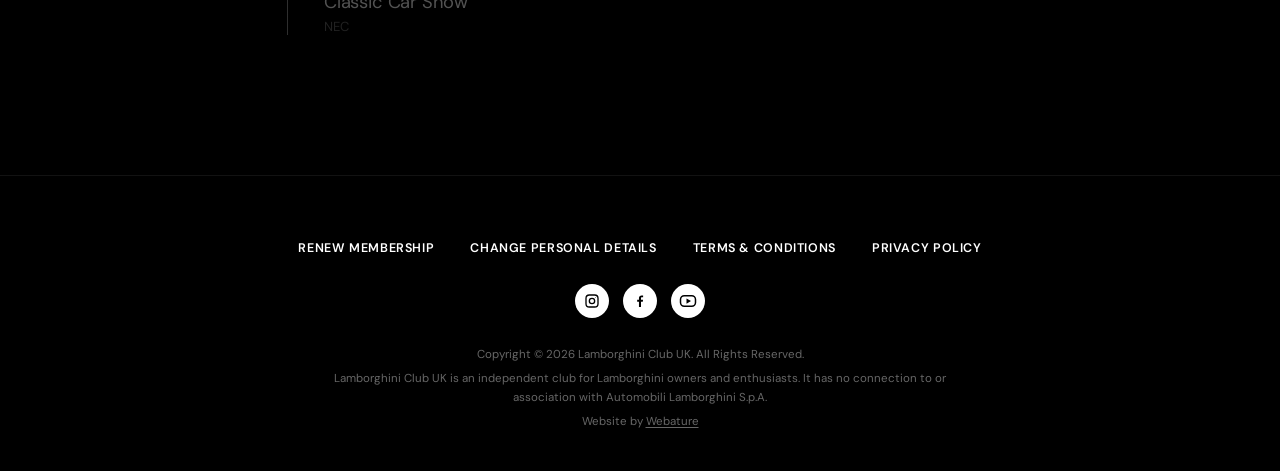
<file: events.html>
<!DOCTYPE html>
<html lang="en">
<head>
<meta charset="UTF-8">
  <link rel="icon" type="image/png" href="favicon.png">
  <link rel="apple-touch-icon" href="favicon.png">
<meta name="viewport" content="width=device-width, initial-scale=1.0">
<title>Events — Lamborghini Club UK</title>
  <!-- SEO -->
  <meta name="description" content="The Lamborghini Club UK events calendar — concours, track days, motor shows and drives across the 2026 season.">
  <meta name="robots" content="index, follow">
  <link rel="canonical" href="https://lamborghiniclub.co.uk/events.html">
<link href="https://fonts.googleapis.com/css2?family=DM+Sans:wght@300;400;500&display=swap" rel="stylesheet">
<link rel="stylesheet" href="shared.css">
<style>
/* NAV — fixed, transparent over hero, solid black once scrolled */
nav {
  position:fixed; top:0; left:0; right:0; z-index:1000;
  background:#000;
  transition:background-color .4s ease;
}
.nav-links a { font-size:1rem; }

.member-login-link {
  font-family:'DM Sans',sans-serif; font-size:0.85rem; font-weight:500;
  color:#000; background:#fff; text-decoration:none; white-space:nowrap;
  border:1px solid #fff; border-radius:100px; padding:9px 20px;
  transition:opacity .3s ease;
}
.member-login-link:hover { opacity:0.85; }

/* PAGE HEADER */
.page-header {
  padding: 180px 40px 80px;
  border-bottom: 1px solid var(--border);
  text-align: center;
}
.page-header-label {
  font-size: 0.62rem; letter-spacing: 0.28em; text-transform: uppercase;
  color: var(--text-faint); margin-bottom: 20px;
}
.page-header h1 {
  font-size: clamp(2.2rem, 5vw, 4rem); font-weight: 300; letter-spacing: -0.02em;
  color: var(--text); margin-bottom: 20px;
}
.page-header p {
  font-size: 0.95rem; color: var(--text-muted); max-width: 520px; margin: 0 auto; line-height: 1.7;
}

/* SEASON KEY */
.season-key {
  display:flex; justify-content:center; gap:32px; flex-wrap:wrap;
  padding: 32px 40px 0;
  font-family:'DM Sans',sans-serif;
}
.season-key-item { display:flex; align-items:center; gap:10px; font-size:0.7rem; letter-spacing:0.08em; text-transform:uppercase; color:var(--text-faint); }
.season-key-dot { width:9px; height:9px; border-radius:50%; flex-shrink:0; }
.season-key-dot.is-past { background:var(--text-faint); opacity:0.5; }
.season-key-dot.is-next { background:#fff; box-shadow:0 0 0 4px rgba(255,255,255,0.12); }
.season-key-dot.is-upcoming { background:var(--text-dim); }

/* TIMELINE */
.timeline-section { background:var(--bg); padding: 60px 40px 140px; }
.timeline-wrap { max-width: 720px; margin: 0 auto; position: relative; }

/* Single line — progress draws over track */
.timeline-track {
  position: absolute;
  left: 7px;
  top: 0;
  bottom: 0;
  width: 1px;
  background: var(--border-mid);
  z-index: 0;
}
.timeline-progress {
  position: absolute;
  left: 7px; top: 0;
  width: 1px;
  height: 0;
  background: linear-gradient(to bottom, rgba(255,255,255,0.55), rgba(255,255,255,0.06));
  transition: height 1.1s cubic-bezier(.4,0,.2,1);
  z-index: 1;
}

.timeline-list { list-style: none; margin: 0; padding: 0; }

.timeline-item {
  position: relative;
  padding: 0 0 44px 44px;
  opacity: 1;
  transition: opacity .4s ease;
}
.timeline-item:last-child { padding-bottom: 0; }

/* Dot: 9px, centred on the 1px line at left:7px
   Visual centre = left + width/2 = 2px + 4.5px = 6.5px ≈ 7px ✓ */
.timeline-dot {
  position: absolute;
  left: 2px; top: 5px;
  width: 9px; height: 9px;
  border-radius: 50%;
  background: var(--text-dim);
  border: 1.5px solid var(--bg);
  box-sizing: border-box;
  z-index: 2;
}

.timeline-date {
  font-size: 0.62rem; font-weight: 500; letter-spacing: 0.16em; text-transform: uppercase;
  color: var(--text-faint); margin-bottom: 6px;
}
.timeline-title {
  font-size: 1.15rem; font-weight: 400; letter-spacing: -0.01em; color: var(--text); margin-bottom: 4px;
}
.timeline-location {
  font-size: 0.82rem; color: var(--text-muted); letter-spacing: 0.01em;
}

/* PAST — quieter, out of focus */
.timeline-item.is-past { opacity: 0.32; }
.timeline-item.is-past .timeline-dot { background: var(--text-faint); }

/* NEXT — the live edge of the season */
.timeline-item.is-next .timeline-dot {
  background: #fff;
  box-shadow: 0 0 0 4px rgba(255,255,255,0.12);
  animation: pulse-dot 2.4s ease-in-out infinite;
}
.timeline-item.is-next .timeline-date { color: var(--text-dim); }
.timeline-item.is-next .timeline-title { color: #fff; font-weight: 500; }
.timeline-item.is-next::before {
  content: 'Next up';
  display: block;
  font-size: 0.6rem; font-weight: 500; letter-spacing: 0.2em; text-transform: uppercase;
  color: var(--text-muted); margin-bottom: 8px;
}

@keyframes pulse-dot {
  0%, 100% { box-shadow: 0 0 0 4px rgba(255,255,255,0.12); }
  50% { box-shadow: 0 0 0 8px rgba(255,255,255,0.04); }
}

@media (prefers-reduced-motion: reduce) {
  .timeline-item.is-next .timeline-dot { animation: none; }
  .timeline-progress { transition: none; }
}

/* FOOTER */
footer { background:#000; padding:64px 40px 40px; border-top:1px solid var(--border); }
.footer-inner { max-width:1400px; margin:0 auto; display:flex; flex-direction:column; align-items:center; gap:28px; text-align:center; }
.footer-links { display:flex; flex-wrap:wrap; justify-content:center; gap:16px 36px; width:100%; }
.footer-links a { font-family:'DM Sans',sans-serif; font-size:0.78rem; font-weight:600; letter-spacing:0.05em; text-transform:uppercase; color:#fff; text-decoration:none; transition:opacity .2s; }
.footer-links a:hover { opacity:0.6; }
.footer-social { display:flex; align-items:center; justify-content:center; gap:14px; width:100%; }
.footer-social a { width:34px; height:34px; border-radius:50%; background:#fff; color:#000; display:flex; align-items:center; justify-content:center; flex-shrink:0; transition:opacity .2s; }
.footer-social a:hover { opacity:0.75; }
.footer-legal-text { display:flex; flex-direction:column; gap:6px; max-width:640px; }
.footer-legal-text p { font-family:'DM Sans',sans-serif; font-size:0.72rem; line-height:1.6; color:rgba(255,255,255,0.4); margin:0; }
.footer-legal-text a { color:rgba(255,255,255,0.4); text-decoration:underline; text-underline-offset:2px; transition:color .2s; }
.footer-legal-text a:hover { color:#fff; }

@media (max-width: 640px) {
  .page-header { padding: 140px 20px 56px; }
  .season-key { padding: 24px 20px 0; gap: 20px; }
  .timeline-section { padding: 40px 20px 100px; }
  .timeline-item { padding-left: 32px; padding-bottom: 36px; }
  .timeline-title { font-size: 1.02rem; }
  footer { padding: 48px 20px 32px; }
  .footer-links { gap: 14px 24px; }
}
</style>
</head>
<body>

<nav>
  <a href="index.html" class="logo"><img src="lamborghiniclub-logo.png" alt="Lamborghini Club UK"></a>
  <ul class="nav-links">
    <li><a href="membership.html">Membership</a></li>
    <li><a href="events.html">Events</a></li>
    <li><a href="about.html">About</a></li>
    <li><a href="contact.html">Contact</a></li>
  </ul>
  <div class="nav-right">
    <a href="https://crossmember.co.uk/my-membership/" target="_blank" rel="noopener" class="member-login-link">Member Login</a>
    <button class="mob-menu-btn" aria-label="Menu"><span></span><span></span><span></span></button>
  </div>
</nav>

<div class="mob-drawer">
  <a href="membership.html" class="mob-drawer-link">Membership</a>
  <a href="events.html" class="mob-drawer-link">Events</a>
  <a href="about.html" class="mob-drawer-link">About</a>
  <a href="contact.html" class="mob-drawer-link">Contact</a>
  <a href="https://crossmember.co.uk/my-membership/" target="_blank" rel="noopener" class="mob-drawer-link">Member Login</a>
</div>

<section class="page-header">
  <div class="page-header-label">2026 Season</div>
  <h1>Events</h1>
  <p>Concours, track days, motor shows and drives — the full calendar of where members and the marque meet this season.</p>
</section>

<div class="season-key">
  <div class="season-key-item"><span class="season-key-dot is-past"></span>Past</div>
  <div class="season-key-item"><span class="season-key-dot is-next"></span>Next up</div>
  <div class="season-key-item"><span class="season-key-dot is-upcoming"></span>Upcoming</div>
</div>

<section class="timeline-section">
  <div class="timeline-wrap">
    <div class="timeline-track"></div>
    <div class="timeline-progress" id="timelineProgress"></div>
    <ul class="timeline-list" id="timelineList">

      <li class="timeline-item" data-start="2026-06-06" data-end="2026-06-07">
        <span class="timeline-dot"></span>
        <div class="timeline-date">June 6–7, 2026</div>
        <div class="timeline-title">Nick Mason's Open House</div>
      </li>

      <li class="timeline-item" data-start="2026-06-09" data-end="2026-06-11">
        <span class="timeline-dot"></span>
        <div class="timeline-date">June 9–11, 2026</div>
        <div class="timeline-title">London Concours</div>
      </li>

      <li class="timeline-item" data-start="2026-06-09" data-end="2026-06-13">
        <span class="timeline-dot"></span>
        <div class="timeline-date">June 9–13, 2026</div>
        <div class="timeline-title">Mille Miglia</div>
        <div class="timeline-location">Desenzano to Brescia</div>
      </li>

      <li class="timeline-item" data-start="2026-06-13" data-end="2026-06-13">
        <span class="timeline-dot"></span>
        <div class="timeline-date">June 13, 2026</div>
        <div class="timeline-title">Cars at the Castle</div>
        <div class="timeline-location">Hever Castle, Kent</div>
      </li>

      <li class="timeline-item" data-start="2026-06-20" data-end="2026-06-20">
        <span class="timeline-dot"></span>
        <div class="timeline-date">June 20, 2026</div>
        <div class="timeline-title">Supercar Pageant</div>
        <div class="timeline-location">Oulton Park</div>
      </li>

      <li class="timeline-item" data-start="2026-06-26" data-end="2026-06-28">
        <span class="timeline-dot"></span>
        <div class="timeline-date">June 26–28, 2026</div>
        <div class="timeline-title">Bolesworth Concours</div>
        <div class="timeline-location">Cheshire</div>
      </li>

      <li class="timeline-item" data-start="2026-06-27" data-end="2026-06-28">
        <span class="timeline-dot"></span>
        <div class="timeline-date">June 27–28, 2026</div>
        <div class="timeline-title">Longleat Motor Show and Concours</div>
        <div class="timeline-location">Longleat</div>
      </li>

      <li class="timeline-item" data-start="2026-06-27" data-end="2026-06-27">
        <span class="timeline-dot"></span>
        <div class="timeline-date">June 27, 2026</div>
        <div class="timeline-title">Forza Italia</div>
        <div class="timeline-location">Breighton Airfield, Yorkshire</div>
      </li>

      <li class="timeline-item" data-start="2026-06-28" data-end="2026-06-28">
        <span class="timeline-dot"></span>
        <div class="timeline-date">June 28, 2026</div>
        <div class="timeline-title">Chesham Motor Show</div>
        <div class="timeline-location">Chesham</div>
      </li>

      <li class="timeline-item" data-start="2026-07-02" data-end="2026-07-06">
        <span class="timeline-dot"></span>
        <div class="timeline-date">July 2–6, 2026</div>
        <div class="timeline-title">British GP</div>
        <div class="timeline-location">Silverstone</div>
      </li>

      <li class="timeline-item" data-start="2026-07-02" data-end="2026-07-05">
        <span class="timeline-dot"></span>
        <div class="timeline-date">July 2–5, 2026</div>
        <div class="timeline-title">Le Mans Classic</div>
      </li>

      <li class="timeline-item" data-start="2026-07-03" data-end="2026-07-05">
        <span class="timeline-dot"></span>
        <div class="timeline-date">July 3–5, 2026</div>
        <div class="timeline-title">Supercar Weekend</div>
        <div class="timeline-location">Bolesworth Castle, Cheshire</div>
      </li>

      <li class="timeline-item" data-start="2026-07-04" data-end="2026-07-04">
        <span class="timeline-dot"></span>
        <div class="timeline-date">July 4, 2026</div>
        <div class="timeline-title">LCUK Breakfast Club</div>
        <div class="timeline-location">Thornley Kelham</div>
      </li>

      <li class="timeline-item" data-start="2026-07-08" data-end="2026-07-08">
        <span class="timeline-dot"></span>
        <div class="timeline-date">July 8, 2026</div>
        <div class="timeline-title">Royal Automobile Club Concours</div>
        <div class="timeline-location">Woodcote Park</div>
      </li>

      <li class="timeline-item" data-start="2026-07-09" data-end="2026-07-12">
        <span class="timeline-dot"></span>
        <div class="timeline-date">July 9–12, 2026</div>
        <div class="timeline-title">Festival of Speed</div>
        <div class="timeline-location">Goodwood</div>
      </li>

      <li class="timeline-item" data-start="2026-07-19" data-end="2026-07-19">
        <span class="timeline-dot"></span>
        <div class="timeline-date">July 19, 2026</div>
        <div class="timeline-title">Bromley Pageant of Motoring</div>
        <div class="timeline-location">Bromley</div>
      </li>

      <li class="timeline-item" data-start="2026-07-19" data-end="2026-07-19">
        <span class="timeline-dot"></span>
        <div class="timeline-date">July 19, 2026</div>
        <div class="timeline-title">Classic Motor Hub, Italian Day</div>
      </li>

      <li class="timeline-item" data-start="2026-07-20" data-end="2026-07-20">
        <span class="timeline-dot"></span>
        <div class="timeline-date">July 20, 2026</div>
        <div class="timeline-title">Warren Classic &amp; Supercar Show</div>
        <div class="timeline-location">Essex</div>
      </li>

      <li class="timeline-item" data-start="2026-07-20" data-end="2026-07-20">
        <span class="timeline-dot"></span>
        <div class="timeline-date">July 20, 2026</div>
        <div class="timeline-title">Classic Car Gathering</div>
        <div class="timeline-location">Blenheim Palace</div>
      </li>

      <li class="timeline-item" data-start="2026-07-24" data-end="2026-07-26">
        <span class="timeline-dot"></span>
        <div class="timeline-date">July 24–26, 2026</div>
        <div class="timeline-title">BRDC Classic</div>
        <div class="timeline-location">Silverstone</div>
      </li>

      <li class="timeline-item" data-start="2026-07-26" data-end="2026-07-26">
        <span class="timeline-dot"></span>
        <div class="timeline-date">July 26, 2026</div>
        <div class="timeline-title">Auto Italia Northern Day</div>
        <div class="timeline-location">Raby Castle</div>
      </li>

      <li class="timeline-item" data-start="2026-07-26" data-end="2026-07-26">
        <span class="timeline-dot"></span>
        <div class="timeline-date">July 26, 2026</div>
        <div class="timeline-title">Classic and Supercars</div>
        <div class="timeline-location">Sherborne Castle</div>
      </li>

      <li class="timeline-item" data-start="2026-08-01" data-end="2026-08-02">
        <span class="timeline-dot"></span>
        <div class="timeline-date">August 1–2, 2026</div>
        <div class="timeline-title">Beaulieu Supercar Weekend</div>
      </li>

      <li class="timeline-item" data-start="2026-08-01" data-end="2026-08-01">
        <span class="timeline-dot"></span>
        <div class="timeline-date">August 1, 2026</div>
        <div class="timeline-title">FIAT and Friends</div>
        <div class="timeline-location">British Motor Museum</div>
      </li>

      <li class="timeline-item" data-start="2026-08-06" data-end="2026-08-06">
        <span class="timeline-dot"></span>
        <div class="timeline-date">August 6, 2026</div>
        <div class="timeline-title">Italian Supercars: Aircraft Flyover</div>
        <div class="timeline-location">RAF Shawbury</div>
      </li>

      <li class="timeline-item" data-start="2026-08-09" data-end="2026-08-09">
        <span class="timeline-dot"></span>
        <div class="timeline-date">August 9, 2026</div>
        <div class="timeline-title">Italian Supercars and Krazy Karts</div>
        <div class="timeline-location">Stockport</div>
      </li>

      <li class="timeline-item" data-start="2026-08-09" data-end="2026-08-09">
        <span class="timeline-dot"></span>
        <div class="timeline-date">August 9, 2026</div>
        <div class="timeline-title">Festival Italia</div>
        <div class="timeline-location">Brands Hatch</div>
      </li>

      <li class="timeline-item" data-start="2026-08-15" data-end="2026-08-15">
        <span class="timeline-dot"></span>
        <div class="timeline-date">August 15, 2026</div>
        <div class="timeline-title">Italian Day</div>
        <div class="timeline-location">Milletts Farm</div>
      </li>

      <li class="timeline-item" data-start="2026-08-23" data-end="2026-08-23">
        <span class="timeline-dot"></span>
        <div class="timeline-date">August 23, 2026</div>
        <div class="timeline-title">Yorkshire Italian Car Day</div>
        <div class="timeline-location">Carlton Towers</div>
      </li>

      <li class="timeline-item" data-start="2026-08-28" data-end="2026-08-30">
        <span class="timeline-dot"></span>
        <div class="timeline-date">August 28–30, 2026</div>
        <div class="timeline-title">Carfest</div>
        <div class="timeline-location">Silverstone</div>
      </li>

      <li class="timeline-item" data-start="2026-08-30" data-end="2026-08-30">
        <span class="timeline-dot"></span>
        <div class="timeline-date">August 30, 2026</div>
        <div class="timeline-title">Supercar Sunday</div>
        <div class="timeline-location">Llandudno</div>
      </li>

      <li class="timeline-item" data-start="2026-08-31" data-end="2026-08-31">
        <span class="timeline-dot"></span>
        <div class="timeline-date">August 31, 2026</div>
        <div class="timeline-title">Gold Cup — Italian Supercar Display</div>
        <div class="timeline-location">Oulton Park</div>
      </li>

      <li class="timeline-item" data-start="2026-09-02" data-end="2026-09-06">
        <span class="timeline-dot"></span>
        <div class="timeline-date">September 2–6, 2026</div>
        <div class="timeline-title">Salon Privé Supercar Saturday</div>
        <div class="timeline-location">Blenheim</div>
      </li>

      <li class="timeline-item" data-start="2026-09-04" data-end="2026-09-06">
        <span class="timeline-dot"></span>
        <div class="timeline-date">September 4–6, 2026</div>
        <div class="timeline-title">Italian Grand Prix</div>
        <div class="timeline-location">Monza</div>
      </li>

      <li class="timeline-item" data-start="2026-09-04" data-end="2026-09-06">
        <span class="timeline-dot"></span>
        <div class="timeline-date">September 4–6, 2026</div>
        <div class="timeline-title">Concours of Elegance</div>
        <div class="timeline-location">Hampton Court</div>
      </li>

      <li class="timeline-item" data-start="2026-09-05" data-end="2026-09-06">
        <span class="timeline-dot"></span>
        <div class="timeline-date">September 5–6, 2026</div>
        <div class="timeline-title">Italia Festival</div>
        <div class="timeline-location">Oaksmere Hotel, Suffolk</div>
      </li>

      <li class="timeline-item" data-start="2026-09-06" data-end="2026-09-06">
        <span class="timeline-dot"></span>
        <div class="timeline-date">September 6, 2026</div>
        <div class="timeline-title">Bridgnorth Italian Auto Moto Festival</div>
        <div class="timeline-location">Bridgnorth</div>
      </li>

      <li class="timeline-item" data-start="2026-09-12" data-end="2026-09-12">
        <span class="timeline-dot"></span>
        <div class="timeline-date">September 12, 2026</div>
        <div class="timeline-title">Lamborghini Celebration</div>
        <div class="timeline-location">Derby</div>
      </li>

      <li class="timeline-item" data-start="2026-09-18" data-end="2026-09-20">
        <span class="timeline-dot"></span>
        <div class="timeline-date">September 18–20, 2026</div>
        <div class="timeline-title">Goodwood Revival</div>
        <div class="timeline-location">Goodwood</div>
      </li>

      <li class="timeline-item" data-start="2026-09-27" data-end="2026-09-27">
        <span class="timeline-dot"></span>
        <div class="timeline-date">September 27, 2026</div>
        <div class="timeline-title">Simply Italian</div>
        <div class="timeline-location">Beaulieu</div>
      </li>

      <li class="timeline-item" data-start="2026-11-13" data-end="2026-11-15">
        <span class="timeline-dot"></span>
        <div class="timeline-date">November 13–15, 2026</div>
        <div class="timeline-title">Classic Car Show</div>
        <div class="timeline-location">NEC</div>
      </li>

    </ul>
  </div>
</section>

<footer>
  <div class="footer-inner">
    <div class="footer-links">
      <a href="https://crossmember.co.uk/find-member/?club=lcuk" target="_blank" rel="noopener">Renew Membership</a>
      <a href="https://crossmember.co.uk/my-membership/?club=lcuk" target="_blank" rel="noopener">Change Personal Details</a>
      <a href="/terms">Terms &amp; Conditions</a>
      <a href="/privacy">Privacy Policy</a>
    </div>
    <div class="footer-social">
      <a href="https://www.instagram.com/lamboclubuk" target="_blank" rel="noopener" aria-label="Instagram">
        <svg viewBox="0 0 24 24" width="16" height="16" fill="none" stroke="currentColor" stroke-width="2" stroke-linecap="round" stroke-linejoin="round"><rect x="3" y="3" width="18" height="18" rx="5"/><circle cx="12" cy="12" r="4"/><circle cx="17.3" cy="6.7" r="0.6" fill="currentColor" stroke="none"/></svg>
      </a>
      <a href="https://www.facebook.com/lamborghiniclubuk" target="_blank" rel="noopener" aria-label="Facebook">
        <svg viewBox="0 0 24 24" width="16" height="16" fill="currentColor"><path d="M13.5 21v-7.9h2.66l.4-3.09h-3.06V8.04c0-.9.25-1.5 1.54-1.5h1.64V3.77C16.47 3.68 15.5 3.6 14.38 3.6c-2.34 0-3.94 1.43-3.94 4.05v2.36H7.77v3.09h2.67V21h3.06z"/></svg>
      </a>
      <a href="https://www.youtube.com/channel/UCsM-XljXUnVzyZMReUy9eUQ" target="_blank" rel="noopener" aria-label="YouTube">
        <svg viewBox="0 0 24 24" width="18" height="18" fill="none" stroke="currentColor" stroke-width="2" stroke-linecap="round" stroke-linejoin="round"><rect x="2" y="5" width="20" height="14" rx="5"/><path d="M10 8.5l6 3.5-6 3.5z" fill="currentColor" stroke="none"/></svg>
      </a>
    </div>
    <div class="footer-legal-text">
      <p>Copyright © 2026 Lamborghini Club UK. All Rights Reserved.</p>
      <p>Lamborghini Club UK is an independent club for Lamborghini owners and enthusiasts. It has no connection to or association with Automobili Lamborghini S.p.A.</p>
      <p>Website by <a href="https://webature.co.uk" target="_blank" rel="noopener">Webature</a></p>
    </div>
  </div>
</footer>

<script src="shared.js"></script>
<script>
(function() {
  var nav = document.querySelector('nav');
  if (!nav) return;
  function updateNav() {
    if (window.scrollY > 40) { nav.classList.add('scrolled'); }
    else { nav.classList.remove('scrolled'); }
  }
  window.addEventListener('scroll', updateNav, { passive: true });
  updateNav();
})();

// Timeline: mark past / next / upcoming against the real date, and
// draw the progress line up to wherever the season currently stands.
(function() {
  var items = Array.prototype.slice.call(document.querySelectorAll('.timeline-item'));
  if (!items.length) return;

  var now = new Date();
  var nextFound = false;
  var nextItem = null;

  items.forEach(function(item) {
    var end = new Date(item.getAttribute('data-end') + 'T23:59:59');
    if (end < now) {
      item.classList.add('is-past');
    } else if (!nextFound) {
      item.classList.add('is-next');
      nextItem = item;
      nextFound = true;
    }
  });

  function drawProgress() {
    var wrap = document.querySelector('.timeline-wrap');
    var progress = document.getElementById('timelineProgress');
    if (!wrap || !progress) return;

    var targetY;
    if (nextItem) {
      var dot = nextItem.querySelector('.timeline-dot');
      // offsetTop relative to the wrap
      var el = dot;
      var y = 0;
      while (el && el !== wrap) { y += el.offsetTop; el = el.offsetParent; }
      targetY = y + dot.offsetHeight / 2;
    } else {
      targetY = wrap.offsetHeight;
    }
    progress.style.height = Math.max(targetY, 0) + 'px';
  }

  function scrollToNext() {
    if (!nextItem) return;
    // Scroll so the next event sits roughly 1/3 from the top of the viewport
    var rect = nextItem.getBoundingClientRect();
    var offset = rect.top + window.scrollY - (window.innerHeight * 0.33);
    window.scrollTo({ top: Math.max(offset, 0), behavior: 'smooth' });
  }

  window.addEventListener('load', function() {
    drawProgress();
    scrollToNext();
  });
  window.addEventListener('resize', drawProgress);
  setTimeout(drawProgress, 50);
})();
</script>
</html>
</file>
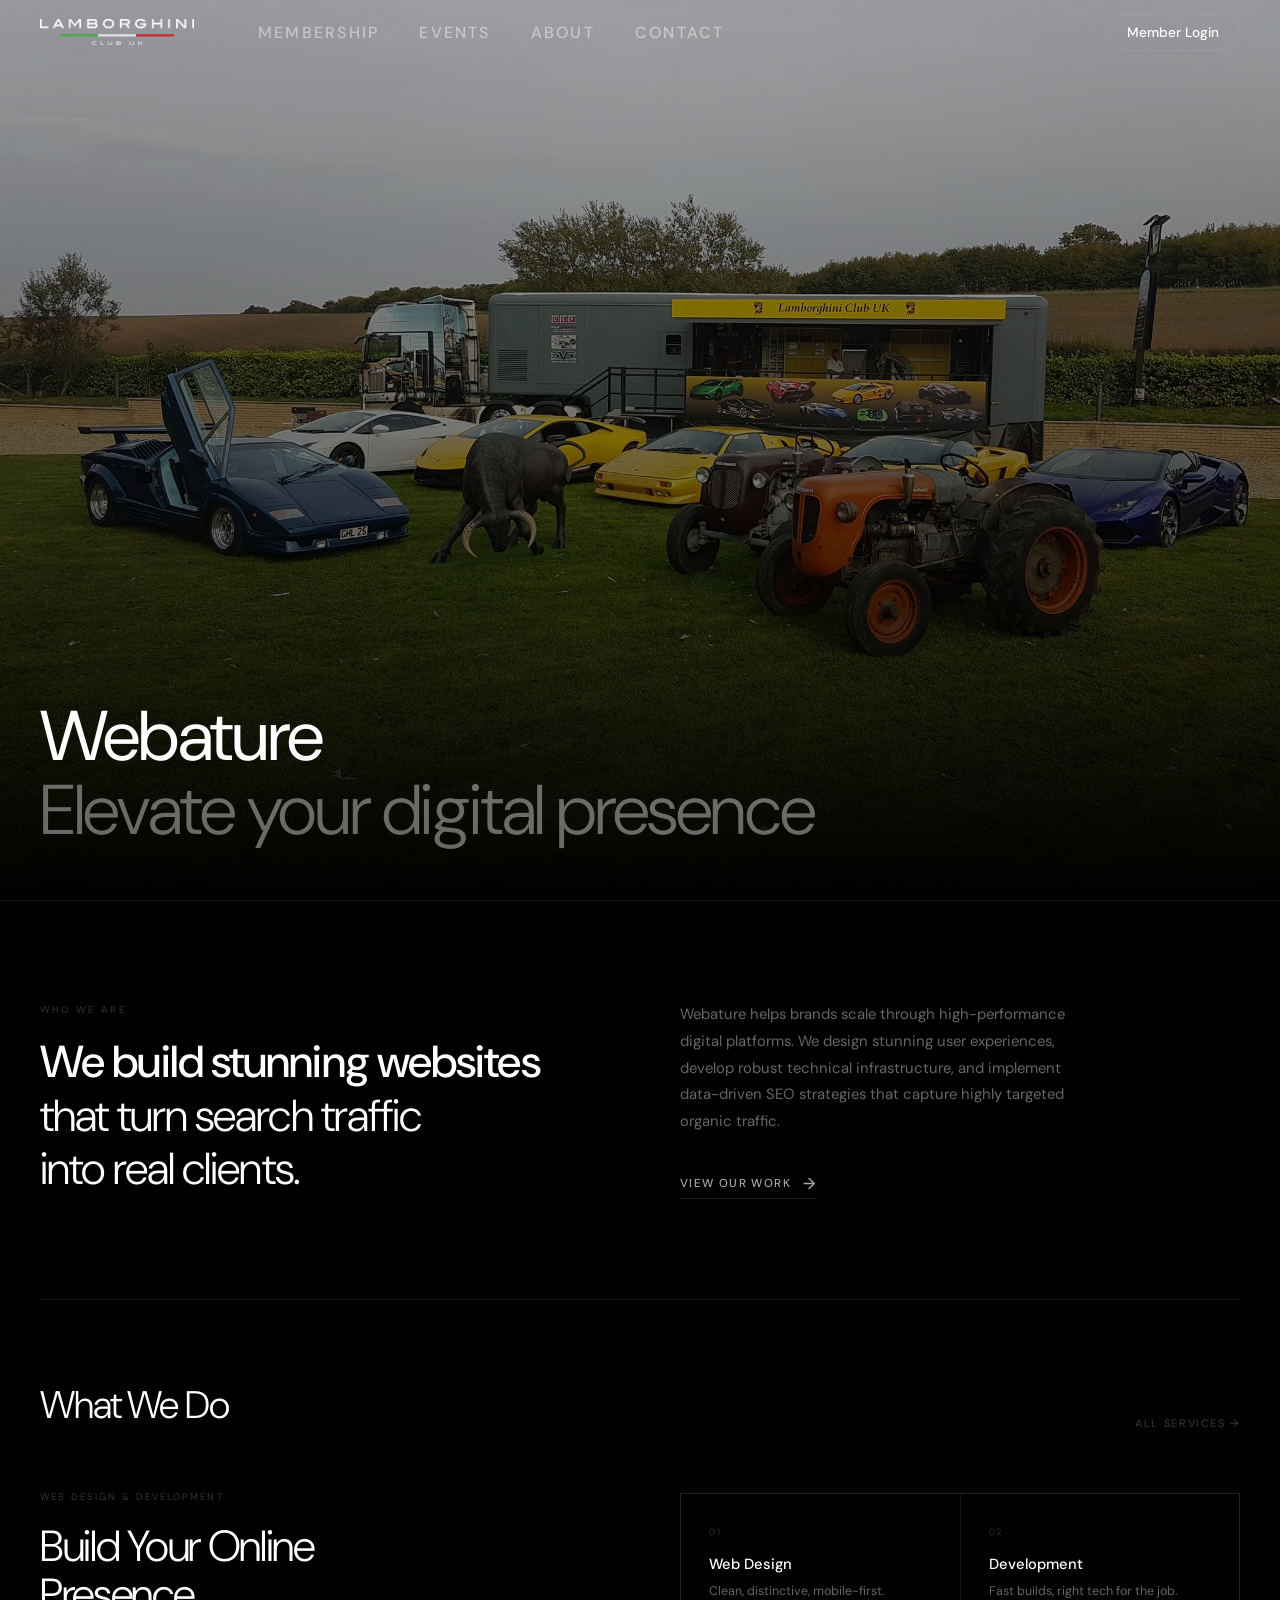
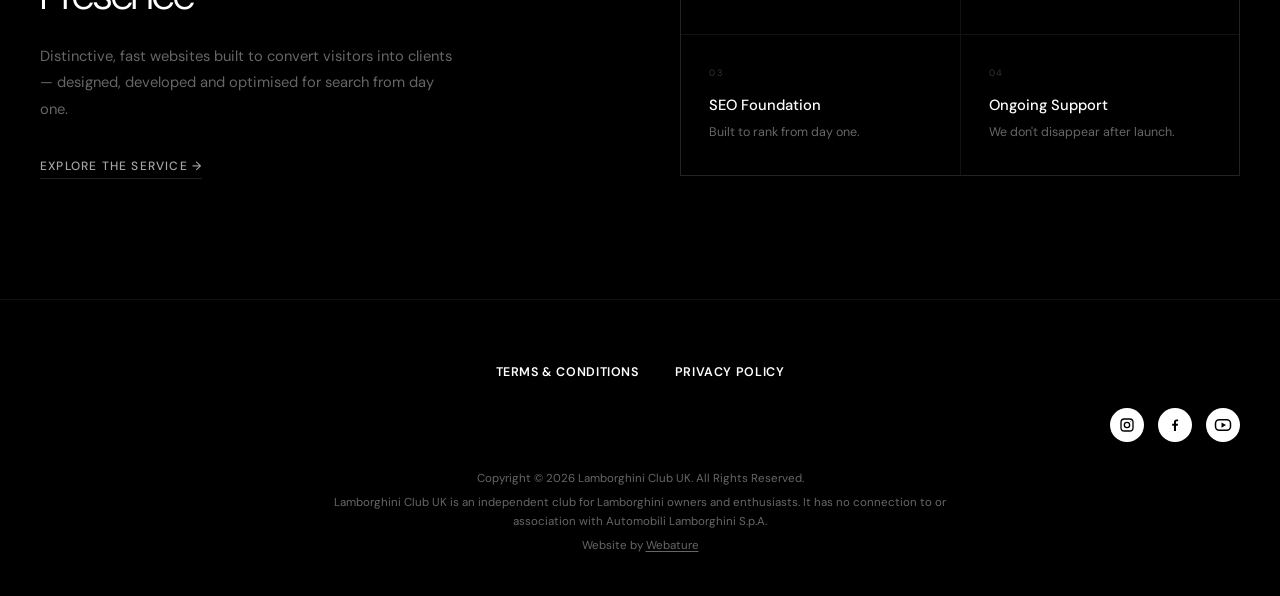
<file: index-lamb.html>
<!DOCTYPE html>
<html lang="en">
<head>
<meta charset="UTF-8">
  <link rel="icon" type="image/png" href="favicon.png">
  <link rel="apple-touch-icon" href="favicon.png">
<meta name="viewport" content="width=device-width, initial-scale=1.0">
<title>Webature — Digital Studio for progressive brands</title>
  <!-- SEO -->
  <meta name="description" content="Webature is a London-based web design studio helping businesses grow online — with fast, distinctive websites and SEO built in from day one.">
  <meta name="robots" content="index, follow">
  <link rel="canonical" href="https://webature.co.uk/">

  <!-- Open Graph -->
  <meta property="og:type" content="website">
  <meta property="og:url" content="https://webature.co.uk/">
  <meta property="og:title" content="Webature — Digital Studio for progressive brands">
  <meta property="og:description" content="Webature is a London-based web design studio helping businesses grow online — with fast, distinctive websites and SEO built in from day one.">
  <meta property="og:image" content="https://webature.co.uk/og-image.jpg">
  <meta property="og:site_name" content="Webature">

  <!-- Twitter Card -->
  <meta name="twitter:card" content="summary_large_image">
  <meta name="twitter:title" content="Webature — Digital Studio for progressive brands">
  <meta name="twitter:description" content="Webature is a London-based web design studio helping businesses grow online — with fast, distinctive websites and SEO built in from day one.">
  <meta name="twitter:image" content="https://webature.co.uk/og-image.jpg">
<script type="application/ld+json">
{
  "@context": "https://schema.org",
  "@type": "ProfessionalService",
  "name": "Webature",
  "url": "https://webature.co.uk",
  "logo": "https://webature.co.uk/webature-logo.png",
  "description": "London-based web design studio helping businesses grow online — web design, development and SEO.",
  "address": {
    "@type": "PostalAddress",
    "streetAddress": "128 City Road",
    "addressLocality": "London",
    "postalCode": "EC1V 2NX",
    "addressCountry": "GB"
  },
  "telephone": "+447774286043",
  "email": "contact@webature.co.uk",
  "areaServed": "Worldwide",
  "serviceType": ["Web Design", "Web Development", "Search Engine Optimization (SEO)"]
}
</script>
<link href="https://fonts.googleapis.com/css2?family=DM+Sans:wght@300;400;500&display=swap" rel="stylesheet">
<link rel="stylesheet" href="shared.css">
<style>
/* NAV — fixed, transparent over hero, solid black once scrolled */
nav {
  position:fixed; top:0; left:0; right:0; z-index:1000;
  background:transparent;
  transition:background-color .4s ease;
}
nav.scrolled {
  background:#000;
}
.nav-links a { font-size:1rem; }

/* AVAIL BADGE LINK */
.member-login-link {
  font-family:'DM Sans',sans-serif; font-size:0.85rem; font-weight:500;
  color:var(--text); background:transparent; text-decoration:none; white-space:nowrap;
  border:1px solid var(--border); border-radius:100px; padding:9px 20px;
  transition:background-color .3s ease, border-color .3s ease, color .3s ease;
}
.member-login-link:hover { background:rgba(255,255,255,0.09); border-color:rgba(255,255,255,0.3); }
/* Nav is scrolled/black — button flips to filled white to match the hero-start-btn look */
nav.scrolled .member-login-link { background:#fff; color:#000; border-color:#fff; }
nav.scrolled .member-login-link:hover { background:#fff; border-color:#fff; opacity:0.85; }

/* HERO */
.hero { position:relative; width:100vw; height:100vh; display:flex; flex-direction:column; justify-content:flex-end; padding:0 40px 52px; overflow:hidden; }
.hero::before { content:''; position:absolute; inset:0; background:radial-gradient(ellipse 60% 55% at 50% 40%, rgba(128,128,128,0.04) 0%, transparent 70%); pointer-events:none; z-index:0; }
.hero-bg { position:absolute; inset:0; z-index:0; background:var(--bg); overflow:hidden; }
.hero-video {
  position:absolute; inset:0;
  width:100%; height:100%;
  object-fit:cover;
  display:block;
}
/* dark overlay so text reads over grid */
.hero-bg::after {
  content:'';
  position:absolute; inset:0;
  background:linear-gradient(
    to top,
    var(--bg) 0%,
    rgba(0,0,0,0.55) 40%,
    rgba(0,0,0,0.3) 100%
  );
  z-index:1;
  pointer-events:none;
}
.hero-text { position:relative; z-index:2; }
.hero-line1 { font-size:clamp(2.8rem,5.5vw,5.5rem); font-weight:400; line-height:1.05; letter-spacing:-0.02em; color:var(--text); animation:fadeSlideUp .9s .1s both; }
.hero-line2 { font-size:clamp(2.8rem,5.5vw,5.5rem); font-weight:300; line-height:1.05; letter-spacing:-0.02em; color:var(--text-muted); animation:fadeSlideUp .9s .25s both; }
@keyframes fadeSlideUp { from{opacity:0;transform:translateY(30px)} to{opacity:1;transform:translateY(0)} }

/* ABOUT */
.reel { background:var(--bg); border-top:1px solid var(--border); }
.reel-inner { max-width:1400px; margin:0 auto; padding:100px 40px; display:grid; grid-template-columns:1fr 1fr; gap:80px; align-items:center; }
.reel-label { font-size:0.62rem; letter-spacing:0.22em; text-transform:uppercase; color:var(--text-faint); margin-bottom:20px; }
.reel-heading { font-size:clamp(2rem,3.5vw,3.2rem); font-weight:300; line-height:1.2; letter-spacing:-0.02em; color:var(--text); }
.reel-heading strong { font-weight:500; }
.reel-body { font-size:0.93rem; color:var(--text-muted); line-height:1.8; max-width:420px; margin-bottom:36px; }
.reel-cta { display:inline-flex; align-items:center; gap:12px; font-size:0.72rem; font-weight:500; letter-spacing:0.12em; text-transform:uppercase; color:var(--text-dim); text-decoration:none; border-bottom:1px solid var(--border-mid); padding-bottom:4px; transition:color .2s, border-color .2s, gap .3s; }
.reel-cta:hover { color:var(--text); border-color:var(--text-muted); gap:20px; }
.reel-cta::after { content:'→'; font-size:1rem; }

/* SERVICES PREVIEW */
.services-preview { background:var(--bg); padding:0 40px 120px; }
.section-header { max-width:1400px; margin:0 auto 60px; display:flex; align-items:flex-end; justify-content:space-between; padding-top:80px; border-top:1px solid var(--border); flex-wrap:wrap; gap:20px; }
.section-header h2 { font-size:clamp(1.8rem,3vw,2.8rem); font-weight:300; letter-spacing:-0.03em; color:var(--text); }
.see-all { font-size:0.68rem; font-weight:500; letter-spacing:0.15em; text-transform:uppercase; color:var(--text-faint); text-decoration:none; transition:color .2s; }
.see-all:hover { color:var(--text); }
.do-panel { max-width:1400px; margin:0 auto; display:grid; grid-template-columns:1fr 1fr; gap:80px; align-items:center; }
.do-label { font-size:0.6rem; letter-spacing:0.22em; text-transform:uppercase; color:var(--text-faint); margin-bottom:20px; }
.do-heading { font-size:clamp(2rem,3.4vw,3.2rem); font-weight:300; letter-spacing:-0.03em; line-height:1.1; color:var(--text); margin-bottom:24px; }
.do-desc { font-size:0.92rem; color:var(--text-muted); line-height:1.8; max-width:420px; margin-bottom:32px; }
.do-cta { display:inline-flex; align-items:center; gap:10px; font-size:0.75rem; font-weight:500; letter-spacing:0.1em; text-transform:uppercase; color:var(--text-dim); text-decoration:none; border-bottom:1px solid var(--border-mid); padding-bottom:4px; transition:color .2s, border-color .2s, gap .3s; }
.do-cta:hover { color:var(--text); border-color:var(--text-muted); gap:16px; }
.do-grid { display:grid; grid-template-columns:1fr 1fr; gap:1px; background:var(--border); border:1px solid var(--border); }
.do-item { background:var(--bg); padding:32px 28px; transition:background .3s; }
.do-item:hover { background:var(--card-hover); }
.do-item-num { font-size:0.58rem; letter-spacing:0.2em; color:var(--text-faint); margin-bottom:16px; }
.do-item-title { font-size:0.92rem; font-weight:500; color:var(--text); margin-bottom:8px; }
.do-item-desc { font-size:0.78rem; color:var(--text-muted); line-height:1.6; }

@media (max-width:900px) { .do-panel { grid-template-columns:1fr; gap:40px; } }

/* FOOTER */
footer { background:#000; padding:64px 40px 40px; }
.footer-inner { max-width:1400px; margin:0 auto; display:flex; flex-direction:column; align-items:center; gap:28px; text-align:center; }
.footer-links { display:flex; flex-wrap:wrap; justify-content:center; gap:16px 36px; }
.footer-links a { font-family:'DM Sans',sans-serif; font-size:0.78rem; font-weight:600; letter-spacing:0.05em; text-transform:uppercase; color:#fff; text-decoration:none; transition:opacity .2s; }
.footer-links a:hover { opacity:0.6; }
.footer-social { display:flex; align-items:center; gap:14px; }
.footer-social a { width:34px; height:34px; border-radius:50%; background:#fff; color:#000; display:flex; align-items:center; justify-content:center; flex-shrink:0; transition:opacity .2s; }
.footer-social a:hover { opacity:0.75; }
.footer-legal-text { display:flex; flex-direction:column; gap:6px; max-width:640px; }
.footer-legal-text p { font-family:'DM Sans',sans-serif; font-size:0.72rem; line-height:1.6; color:rgba(255,255,255,0.4); margin:0; }
.footer-legal-text a { color:rgba(255,255,255,0.4); text-decoration:underline; text-underline-offset:2px; transition:color .2s; }
.footer-legal-text a:hover { color:#fff; }

/* ══════════════════════════════════════
   INDEX — MOBILE OVERHAUL  ≤ 640px
══════════════════════════════════════ */
@media (max-width:640px) {

  /* NAV */
  .member-login-link { display: none; }

  /* HERO */
  .hero { padding: 0 20px 48px; }
  .hero-line1 { font-size: clamp(2.4rem, 11vw, 3.6rem); }
  .hero-line2 { font-size: clamp(2.4rem, 11vw, 3.6rem); }
  /* REEL (about block) */
  .reel-inner {
    grid-template-columns: 1fr;
    gap: 28px;
    padding: 64px 20px;
  }
  .reel-heading { font-size: clamp(1.9rem, 8vw, 2.8rem); }
  .reel-body { font-size: 0.9rem; margin-bottom: 28px; max-width: 100%; }

  /* SERVICES PREVIEW */
  .services-preview { padding: 0 20px 80px; }
  .section-header { margin-bottom: 40px; padding-top: 60px; }
  .section-header h2 { font-size: clamp(1.6rem, 7vw, 2.2rem); }
  .do-panel { gap: 32px; }
  .do-heading { font-size: clamp(1.7rem, 8vw, 2.4rem); }
  .do-desc { font-size: 0.88rem; margin-bottom: 24px; }
  .do-grid { grid-template-columns: 1fr; }
  .do-item { padding: 24px 20px; }

  /* FOOTER */
  footer { padding: 48px 20px 32px; }
  .footer-links { gap: 14px 24px; }

}
</style>
</head>
<body>
<div id="cur"></div>

<nav>
  <a href="/" class="logo"><img src="webature-logo.png" alt="Webature"></a>
  <ul class="nav-links">
    <li><a href="/membership">Membership</a></li>
    <li><a href="/events">Events</a></li>
    <li><a href="/about">About</a></li>
    <li><a href="/contact">Contact</a></li>
  </ul>
  <div class="nav-right">
    <a href="https://crossmember.co.uk/my-membership/" target="_blank" rel="noopener" class="member-login-link">Member Login</a>
    <button class="mob-menu-btn" aria-label="Menu"><span></span><span></span><span></span></button>
  </div>
</nav>

<div class="mob-drawer">
  <a href="/membership" class="mob-drawer-link">Membership</a>
  <a href="/events" class="mob-drawer-link">Events</a>
  <a href="/about" class="mob-drawer-link">About</a>
  <a href="/contact" class="mob-drawer-link">Contact</a>
  <a href="https://crossmember.co.uk/my-membership/" target="_blank" rel="noopener" class="mob-drawer-link">Member Login</a>
  <div class="mob-drawer-bottom">
    <div class="mob-drawer-badge"><span class="avail-dot"></span>Available For Work</div>
    <a href="mailto:contact@webature.co.uk" class="mob-drawer-contact" style="font-size:0.8rem;color:var(--text-muted);text-decoration:none;">contact@webature.co.uk</a>
  </div>
</div>

<section class="hero">
  <div class="hero-bg">
    <img class="hero-video" src="hero-image.jpg" alt="Webature">
  </div>
  <div class="hero-text">
    <div class="hero-line1">Webature</div>
    <div class="hero-line2">Elevate your digital presence</div>
  </div>
</section>

<section class="reel" id="about">
  <div class="reel-inner js-reveal">
    <div>
      <div class="reel-label">Who we are</div>
      <h2 class="reel-heading"><strong>We build stunning websites</strong><br>that turn search traffic<br>into real clients.</h2>
    </div>
    <div>
      <p class="reel-body">Webature helps brands scale through high-performance digital platforms. We design stunning user experiences, develop robust technical infrastructure, and implement data-driven SEO strategies that capture highly targeted organic traffic.</p>
      <a href="/work" class="reel-cta">View our work</a>
    </div>
  </div>
</section>

<section class="services-preview">
  <div class="section-header js-reveal">
    <h2>What We Do</h2>
    <a href="/services" class="see-all">All services →</a>
  </div>
  <div class="do-panel js-reveal">
    <div>
      <div class="do-label">Web Design &amp; Development</div>
      <div class="do-heading">Build Your Online<br>Presence</div>
      <p class="do-desc">Distinctive, fast websites built to convert visitors into clients — designed, developed and optimised for search from day one.</p>
      <a href="/services" class="do-cta">Explore the service →</a>
    </div>
    <div class="do-grid">
      <div class="do-item">
        <div class="do-item-num">01</div>
        <div class="do-item-title">Web Design</div>
        <div class="do-item-desc">Clean, distinctive, mobile-first.</div>
      </div>
      <div class="do-item">
        <div class="do-item-num">02</div>
        <div class="do-item-title">Development</div>
        <div class="do-item-desc">Fast builds, right tech for the job.</div>
      </div>
      <div class="do-item">
        <div class="do-item-num">03</div>
        <div class="do-item-title">SEO Foundation</div>
        <div class="do-item-desc">Built to rank from day one.</div>
      </div>
      <div class="do-item">
        <div class="do-item-num">04</div>
        <div class="do-item-title">Ongoing Support</div>
        <div class="do-item-desc">We don't disappear after launch.</div>
      </div>
    </div>
  </div>
</section>

<footer>
  <div class="footer-inner">
    <div class="footer-links">
      <a href="/terms">Terms &amp; Conditions</a>
      <a href="/privacy">Privacy Policy</a>
    </div>
    <div class="footer-social">
      <a href="https://instagram.com/lamborghiniclubuk" target="_blank" rel="noopener" aria-label="Instagram">
        <svg viewBox="0 0 24 24" width="16" height="16" fill="none" stroke="currentColor" stroke-width="2" stroke-linecap="round" stroke-linejoin="round"><rect x="3" y="3" width="18" height="18" rx="5"/><circle cx="12" cy="12" r="4"/><circle cx="17.3" cy="6.7" r="0.6" fill="currentColor" stroke="none"/></svg>
      </a>
      <a href="https://facebook.com/lamborghiniclubuk" target="_blank" rel="noopener" aria-label="Facebook">
        <svg viewBox="0 0 24 24" width="16" height="16" fill="currentColor"><path d="M13.5 21v-7.9h2.66l.4-3.09h-3.06V8.04c0-.9.25-1.5 1.54-1.5h1.64V3.77C16.47 3.68 15.5 3.6 14.38 3.6c-2.34 0-3.94 1.43-3.94 4.05v2.36H7.77v3.09h2.67V21h3.06z"/></svg>
      </a>
      <a href="https://youtube.com/@lamborghiniclubuk" target="_blank" rel="noopener" aria-label="YouTube">
        <svg viewBox="0 0 24 24" width="18" height="18" fill="none" stroke="currentColor" stroke-width="2" stroke-linecap="round" stroke-linejoin="round"><rect x="2" y="5" width="20" height="14" rx="5"/><path d="M10 8.5l6 3.5-6 3.5z" fill="currentColor" stroke="none"/></svg>
      </a>
    </div>
    <div class="footer-legal-text">
      <p>Copyright © 2026 Lamborghini Club UK. All Rights Reserved.</p>
      <p>Lamborghini Club UK is an independent club for Lamborghini owners and enthusiasts. It has no connection to or association with Automobili Lamborghini S.p.A.</p>
      <p>Website by <a href="https://webature.co.uk" target="_blank" rel="noopener">Webature</a></p>
    </div>
  </div>
</footer>

<script src="shared.js"></script>
<script>
// Nav: transparent at top, solid black once the page is scrolled
(function() {
  var nav = document.querySelector('nav');
  if (!nav) return;
  function updateNav() {
    if (window.scrollY > 40) {
      nav.classList.add('scrolled');
    } else {
      nav.classList.remove('scrolled');
    }
  }
  window.addEventListener('scroll', updateNav, { passive: true });
  updateNav();
})();
</script>
</html>
</file>
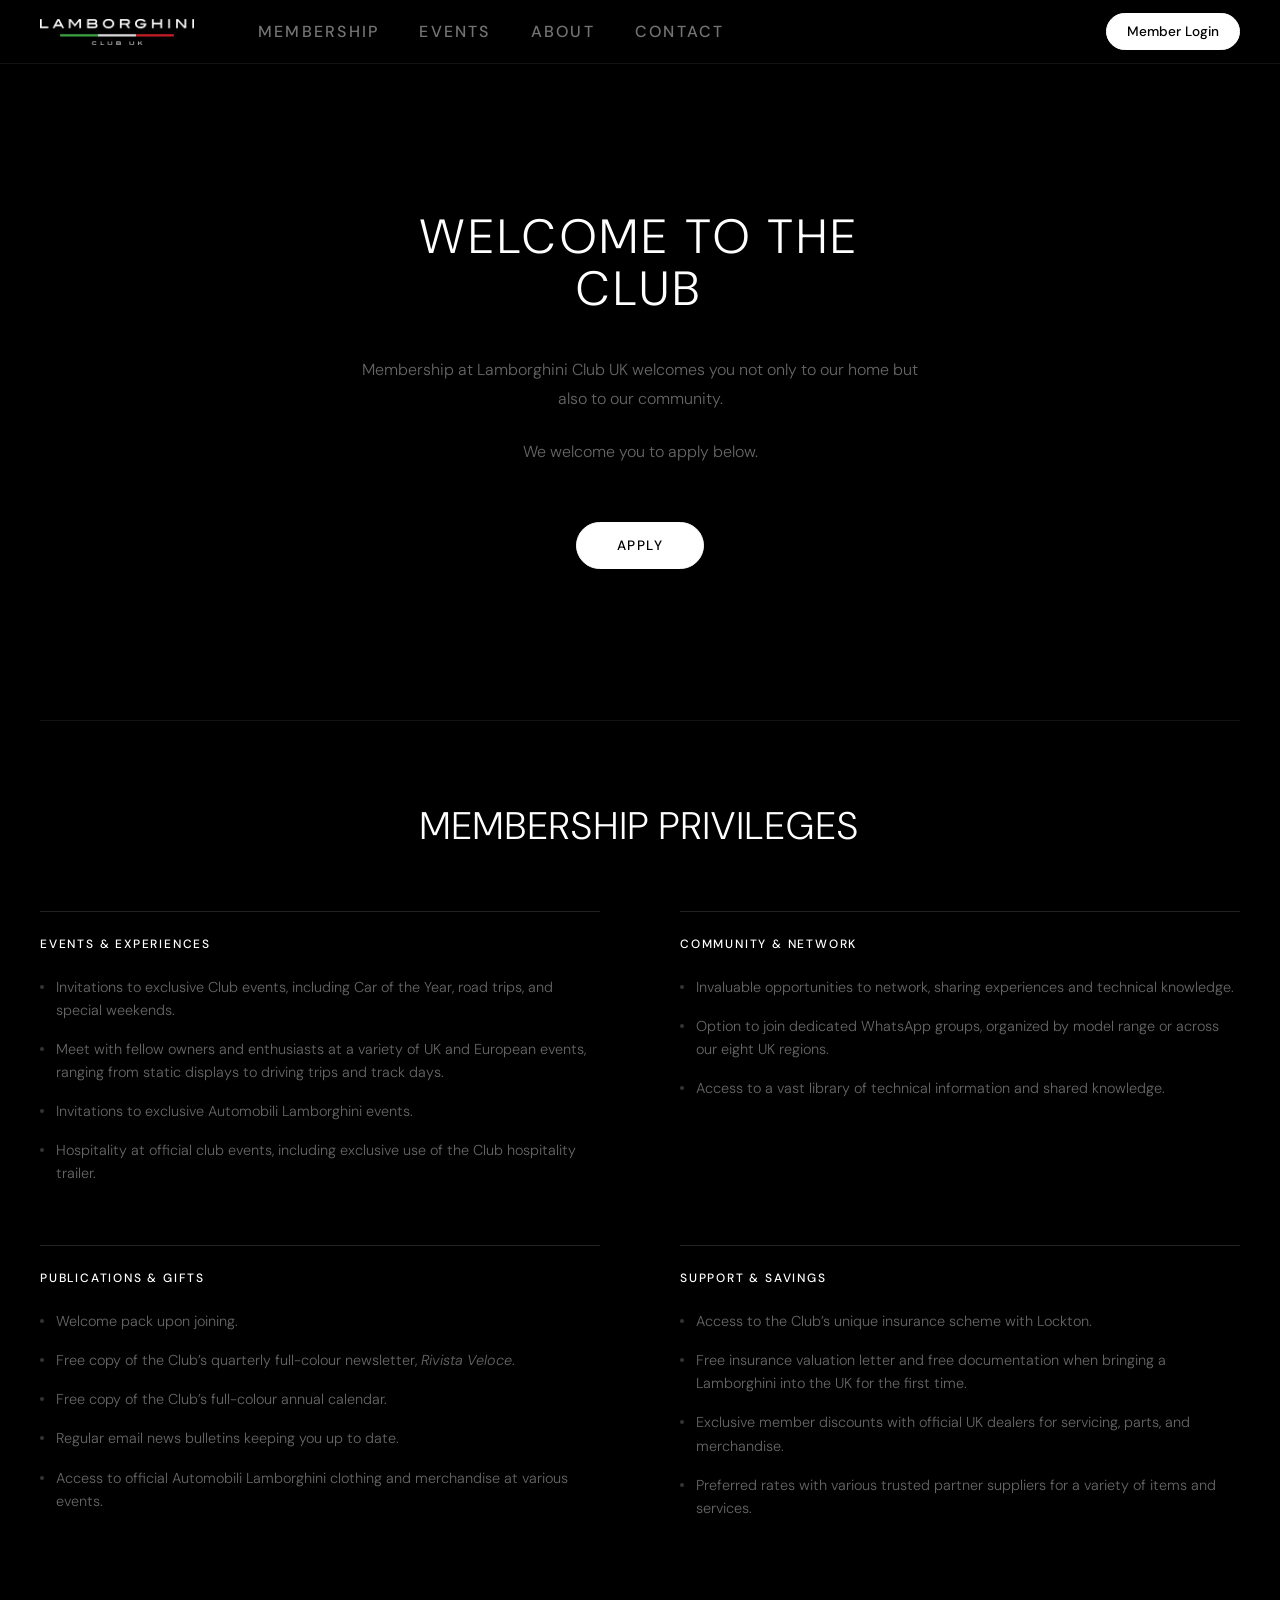
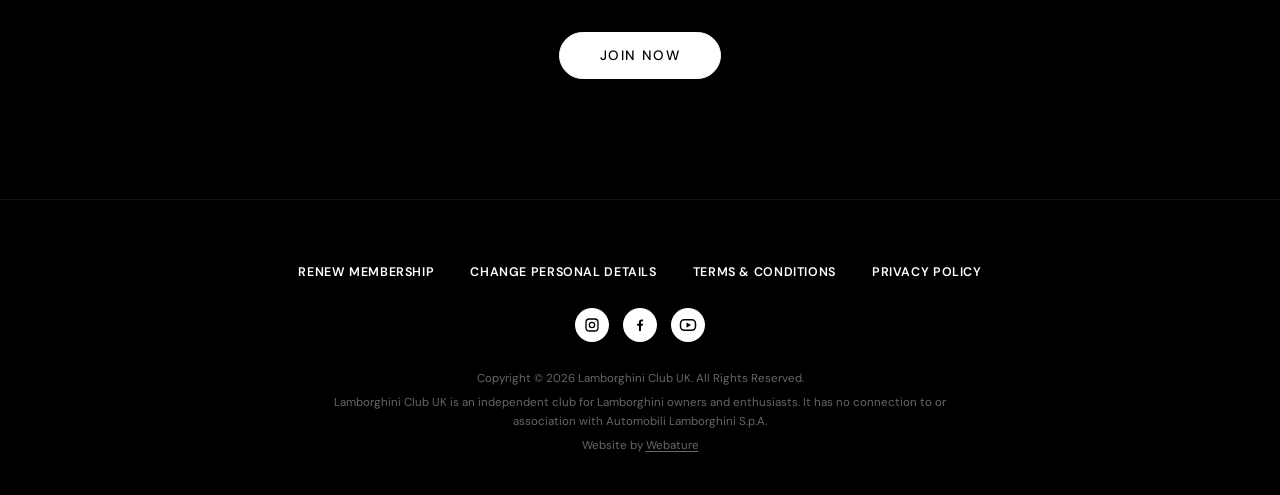
<file: membership.html>
<!DOCTYPE html>
<html lang="en">
<head>
<meta charset="UTF-8">
  <link rel="icon" type="image/png" href="favicon.png">
  <link rel="apple-touch-icon" href="favicon.png">
<meta name="viewport" content="width=device-width, initial-scale=1.0">
<title>Membership - Lamborghini Club UK</title>
  <!-- SEO -->
  <meta name="description" content="Apply for membership at Lamborghini Club UK. Join our exclusive community of owners and enthusiasts.">
  <meta name="robots" content="index, follow">
  <link rel="canonical" href="https://lamborghiniclub.co.uk/membership">

<link href="https://fonts.googleapis.com/css2?family=DM+Sans:wght@300;400;500&display=swap" rel="stylesheet">
<link rel="stylesheet" href="shared.css">
<style>
/* NAV — Solid black for standard pages without full-bleed image heroes */
nav {
  position: fixed; top: 0; left: 0; right: 0; z-index: 1000;
  background: #000;
  border-bottom: 1px solid var(--border);
}
.nav-links a { font-size: 1rem; }

/* AVAIL BADGE LINK */
.member-login-link {
  font-family: 'DM Sans', sans-serif; font-size: 0.85rem; font-weight: 500;
  color: #000; background: #fff; text-decoration: none; white-space: nowrap;
  border: 1px solid #fff; border-radius: 100px; padding: 9px 20px;
  transition: opacity .3s ease;
}
.member-login-link:hover { opacity: 0.85; }

/* MEMBERSHIP HERO (Minimalist layout) */
.membership-page { 
  position: relative; 
  width: 100vw; 
  min-height: 80vh; 
  display: flex; 
  flex-direction: column; 
  justify-content: center; 
  align-items: center; 
  text-align: center;
  padding: 140px 40px 80px; 
  background: var(--bg);
}

.membership-content {
  max-width: 580px; 
  margin: 0 auto;
}

.membership-heading { 
  font-size: clamp(2rem, 4vw, 3rem); 
  font-weight: 300; 
  line-height: 1.1; 
  letter-spacing: 0.1em; 
  text-transform: uppercase;
  color: var(--text); 
  margin-bottom: 40px;
}

.membership-text { 
  font-size: 1rem; 
  font-weight: 300; 
  line-height: 1.8; 
  color: var(--text-muted); 
  margin-bottom: 24px;
}

.apply-btn {
  display: inline-block;
  margin-top: 32px;
  font-family: 'DM Sans', sans-serif;
  font-size: 0.85rem;
  font-weight: 500;
  letter-spacing: 0.1em;
  text-transform: uppercase;
  color: #000;
  background: #fff;
  text-decoration: none;
  border: 1px solid #fff;
  border-radius: 100px;
  padding: 14px 40px;
  transition: background-color .3s ease, color .3s ease;
}

.apply-btn:hover {
  background: transparent;
  color: #fff;
}

/* MEMBERSHIP BENEFITS */
.membership-benefits {
  background: var(--bg);
  padding: 0 40px 120px;
}

.benefits-inner {
  max-width: 1200px;
  margin: 0 auto;
  border-top: 1px solid var(--border);
  padding-top: 80px;
}

.benefits-header {
  font-size: clamp(1.8rem, 3vw, 2.4rem);
  font-weight: 300;
  letter-spacing: 0.05em;
  text-transform: uppercase;
  color: var(--text);
  margin-bottom: 60px;
  text-align: center;
}

.benefits-grid {
  display: grid;
  grid-template-columns: 1fr 1fr;
  gap: 60px 80px;
}

.benefit-group {
  border-top: 1px solid var(--border-mid);
  padding-top: 24px;
}

.benefit-title {
  font-size: 0.75rem;
  font-weight: 500;
  letter-spacing: 0.15em;
  text-transform: uppercase;
  color: var(--text);
  margin-bottom: 24px;
}

.benefit-list {
  list-style: none;
  padding: 0;
  margin: 0;
  display: flex;
  flex-direction: column;
  gap: 16px;
}

.benefit-list li {
  font-size: 0.9rem;
  font-weight: 300;
  line-height: 1.6;
  color: var(--text-muted);
  position: relative;
  padding-left: 16px;
}

.benefit-list li::before {
  content: '';
  position: absolute;
  left: 0;
  top: 9px;
  width: 4px;
  height: 4px;
  border-radius: 50%;
  background: var(--text-faint);
}

/* FOOTER */
footer { background: #000; padding: 64px 40px 40px; border-top: 1px solid var(--border); }
.footer-inner { max-width: 1400px; margin: 0 auto; display: flex; flex-direction: column; align-items: center; gap: 28px; text-align: center; }
.footer-links { display: flex; flex-wrap: wrap; justify-content: center; gap: 16px 36px; position: static; order: 1; width: 100%; }
.footer-links a { font-family: 'DM Sans', sans-serif; font-size: 0.78rem; font-weight: 600; letter-spacing: 0.05em; text-transform: uppercase; color: #fff; text-decoration: none; transition: opacity .2s; }
.footer-links a:hover { opacity: 0.6; }
.footer-social { display: flex; align-items: center; gap: 14px; position: static; float: none; order: 2; margin: 0; }
.footer-social a { width: 34px; height: 34px; border-radius: 50%; background: #fff; color: #000; display: flex; align-items: center; justify-content: center; flex-shrink: 0; transition: opacity .2s; }
.footer-social a:hover { opacity: 0.75; }
.footer-legal-text { display: flex; flex-direction: column; gap: 6px; max-width: 640px; position: static; order: 3; }
.footer-legal-text p { font-family: 'DM Sans', sans-serif; font-size: 0.72rem; line-height: 1.6; color: rgba(255,255,255,0.4); margin: 0; }
.footer-legal-text a { color: rgba(255,255,255,0.4); text-decoration: underline; text-underline-offset: 2px; transition: color .2s; }
.footer-legal-text a:hover { color: #fff; }

/* MOBILE OVERHAUL */
@media (max-width: 900px) {
  .benefits-grid {
    grid-template-columns: 1fr;
    gap: 40px;
  }
}
@media (max-width: 640px) {
  .member-login-link { display: none; }
  .membership-page { padding: 120px 20px 60px; }
  .membership-heading { font-size: clamp(1.8rem, 8vw, 2.4rem); margin-bottom: 32px; }
  .membership-text { font-size: 0.95rem; }
  .membership-benefits { padding: 0 20px 80px; }
  .benefits-inner { padding-top: 60px; }
  .benefits-header { font-size: clamp(1.5rem, 6vw, 2rem); margin-bottom: 40px; }
  footer { padding: 48px 20px 32px; }
  .footer-links { gap: 14px 24px; }
}
</style>
</head>
<body>

<nav>
  <a href="index.html" class="logo"><img src="lamborghiniclub-logo.png" alt="Lamborghini Club UK"></a>
  <ul class="nav-links">
    <li><a href="membership.html">Membership</a></li>
    <li><a href="events.html">Events</a></li>
    <li><a href="about.html">About</a></li>
    <li><a href="contact.html">Contact</a></li>
  </ul>
  <div class="nav-right">
    <a href="https://crossmember.co.uk/my-membership/" target="_blank" rel="noopener" class="member-login-link">Member Login</a>
    <button class="mob-menu-btn" aria-label="Menu"><span></span><span></span><span></span></button>
  </div>
</nav>

<div class="mob-drawer">
  <a href="membership.html" class="mob-drawer-link">Membership</a>
  <a href="events.html" class="mob-drawer-link">Events</a>
  <a href="about.html" class="mob-drawer-link">About</a>
  <a href="contact.html" class="mob-drawer-link">Contact</a>
  <a href="https://crossmember.co.uk/my-membership/" target="_blank" rel="noopener" class="mob-drawer-link">Member Login</a>
</div>

<section class="membership-page">
  <div class="membership-content">
    <h1 class="membership-heading">Welcome to The Club</h1>
    
    <p class="membership-text">
      Membership at Lamborghini Club UK welcomes you not only to our home but also to our community.
    </p>
    
    <p class="membership-text">
      We welcome you to apply below.
    </p>

    <a href="https://crossmember.co.uk/add-member/?club=lcuk" class="apply-btn">Apply</a>
  </div>
</section>

<section class="membership-benefits">
  <div class="benefits-inner">
    <h2 class="benefits-header">Membership Privileges</h2>
    
    <div class="benefits-grid">
      <!-- Group 1 -->
      <div class="benefit-group">
        <h3 class="benefit-title">Events & Experiences</h3>
        <ul class="benefit-list">
          <li>Invitations to exclusive Club events, including Car of the Year, road trips, and special weekends.</li>
          <li>Meet with fellow owners and enthusiasts at a variety of UK and European events, ranging from static displays to driving trips and track days.</li>
          <li>Invitations to exclusive Automobili Lamborghini events.</li>
          <li>Hospitality at official club events, including exclusive use of the Club hospitality trailer.</li>
        </ul>
      </div>

      <!-- Group 2 -->
      <div class="benefit-group">
        <h3 class="benefit-title">Community & Network</h3>
        <ul class="benefit-list">
          <li>Invaluable opportunities to network, sharing experiences and technical knowledge.</li>
          <li>Option to join dedicated WhatsApp groups, organized by model range or across our eight UK regions.</li>
          <li>Access to a vast library of technical information and shared knowledge.</li>
        </ul>
      </div>

      <!-- Group 3 -->
      <div class="benefit-group">
        <h3 class="benefit-title">Publications & Gifts</h3>
        <ul class="benefit-list">
          <li>Welcome pack upon joining.</li>
          <li>Free copy of the Club’s quarterly full-colour newsletter, <em>Rivista Veloce</em>.</li>
          <li>Free copy of the Club’s full-colour annual calendar.</li>
          <li>Regular email news bulletins keeping you up to date.</li>
          <li>Access to official Automobili Lamborghini clothing and merchandise at various events.</li>
        </ul>
      </div>

      <!-- Group 4 -->
      <div class="benefit-group">
        <h3 class="benefit-title">Support & Savings</h3>
        <ul class="benefit-list">
          <li>Access to the Club’s unique insurance scheme with Lockton.</li>
          <li>Free insurance valuation letter and free documentation when bringing a Lamborghini into the UK for the first time.</li>
          <li>Exclusive member discounts with official UK dealers for servicing, parts, and merchandise.</li>
          <li>Preferred rates with various trusted partner suppliers for a variety of items and services.</li>
        </ul>
      </div>
    </div>

    <!-- Bottom Join Button -->
    <div style="text-align: center; margin-top: 80px;">
      <a href="https://crossmember.co.uk/add-member/?club=lcuk" class="apply-btn">Join Now</a>
    </div>

  </div>
</section>

<footer>
  <div class="footer-inner">
    <div class="footer-links">
      <a href="https://crossmember.co.uk/find-member/?club=lcuk" target="_blank" rel="noopener">Renew Membership</a>
      <a href="https://crossmember.co.uk/my-membership/?club=lcuk" target="_blank" rel="noopener">Change Personal Details</a>
      <a href="terms.html">Terms &amp; Conditions</a>
      <a href="privacy.html">Privacy Policy</a>
    </div>
    <div class="footer-social">
      <a href="https://www.instagram.com/lamboclubuk" target="_blank" rel="noopener" aria-label="Instagram">
        <svg viewBox="0 0 24 24" width="16" height="16" fill="none" stroke="currentColor" stroke-width="2" stroke-linecap="round" stroke-linejoin="round"><rect x="3" y="3" width="18" height="18" rx="5"/><circle cx="12" cy="12" r="4"/><circle cx="17.3" cy="6.7" r="0.6" fill="currentColor" stroke="none"/></svg>
      </a>
      <a href="https://www.facebook.com/lamborghiniclubuk" target="_blank" rel="noopener" aria-label="Facebook">
        <svg viewBox="0 0 24 24" width="16" height="16" fill="currentColor"><path d="M13.5 21v-7.9h2.66l.4-3.09h-3.06V8.04c0-.9.25-1.5 1.54-1.5h1.64V3.77C16.47 3.68 15.5 3.6 14.38 3.6c-2.34 0-3.94 1.43-3.94 4.05v2.36H7.77v3.09h2.67V21h3.06z"/></svg>
      </a>
      <a href="https://www.youtube.com/channel/UCsM-XljXUnVzyZMReUy9eUQ" target="_blank" rel="noopener" aria-label="YouTube">
        <svg viewBox="0 0 24 24" width="18" height="18" fill="none" stroke="currentColor" stroke-width="2" stroke-linecap="round" stroke-linejoin="round"><rect x="2" y="5" width="20" height="14" rx="5"/><path d="M10 8.5l6 3.5-6 3.5z" fill="currentColor" stroke="none"/></svg>
      </a>
    </div>
    <div class="footer-legal-text">
      <p>Copyright © 2026 Lamborghini Club UK. All Rights Reserved.</p>
      <p>Lamborghini Club UK is an independent club for Lamborghini owners and enthusiasts. It has no connection to or association with Automobili Lamborghini S.p.A.</p>
      <p>Website by <a href="https://webature.co.uk" target="_blank" rel="noopener">Webature</a></p>
    </div>
  </div>
</footer>

<script src="shared.js"></script>
</body>
</html>
</file>
<file: shared.css>
/* ── RESET ── */
*, *::before, *::after { box-sizing: border-box; margin: 0; padding: 0; }
html { scroll-behavior: smooth; }

/* ── CSS VARIABLES ── */
:root {
  --bg: #000;
  --bg2: #0a0a0a;
  --surface: rgba(255,255,255,0.04);
  --border: rgba(255,255,255,0.07);
  --border-mid: rgba(255,255,255,0.13);
  --text: #fff;
  --text-muted: rgba(255,255,255,0.4);
  --text-faint: rgba(255,255,255,0.2);
  --text-dim: rgba(255,255,255,0.65);
  --nav-link-color: rgba(255,255,255,0.45);
  --input-bg: rgba(255,255,255,0.03);
  --footer-bg: #000;
  --card-bg: #0a0a0a;
  --card-hover: #111;
}

body {
  font-family: 'DM Sans', sans-serif;
  background: var(--bg); color: var(--text);
  overflow-x: hidden; min-height: 100vh;
  transition: background 0.35s, color 0.35s;
}

/* ── NAV ── */
nav {
  position: fixed; top: 0; left: 0; right: 0; z-index: 200;
  display: flex; align-items: center;
  padding: 0 40px; height: 64px;
}
.logo { display: inline-flex; align-items: center; text-decoration: none; margin-right: 64px; flex-shrink: 0; }
.logo img { height: 26px; width: auto; display: block; }

.nav-links { display: flex; align-items: center; gap: 40px; list-style: none; flex: 1; }
.nav-links a {
  font-size: 0.68rem; font-weight: 500; letter-spacing: 0.14em; text-transform: uppercase;
  color: var(--nav-link-color); text-decoration: none; transition: color .2s; position: relative;
}
.nav-links a::after { content:''; position:absolute; bottom:-3px; left:0; width:0; height:1px; background:var(--text); transition:width .3s; }
.nav-links a:hover, .nav-links a.active { color: var(--text); }
.nav-links a:hover::after, .nav-links a.active::after { width: 100%; }
.nav-right { display: flex; align-items: center; gap: 14px; margin-left: auto; }

.avail-badge {
  display: inline-flex; align-items: center; gap: 9px;
  background: var(--surface); border: 1px solid var(--border-mid);
  border-radius: 100px; padding: 7px 16px 7px 10px;
  font-size: 0.7rem; color: var(--text-dim); backdrop-filter: blur(10px);
  transition: background .2s, border-color .2s;
}
.avail-dot { width:7px; height:7px; border-radius:50%; background:#22c55e; flex-shrink:0; animation:greenPulse 2.2s ease-in-out infinite; }
@keyframes greenPulse { 0%{box-shadow:0 0 0 0 rgba(34,197,94,.55)} 60%{box-shadow:0 0 0 7px rgba(34,197,94,0)} 100%{box-shadow:0 0 0 0 rgba(34,197,94,0)} }
#clock { font-size:0.68rem; letter-spacing:0.08em; color:var(--text-faint); font-variant-numeric:tabular-nums; }

/* ── HAMBURGER ── */
.mob-menu-btn {
  display: none;
  background: none; border: 1px solid var(--border-mid);
  border-radius: 8px; width: 40px; height: 40px;
  flex-direction: column; align-items: center; justify-content: center; gap: 5px;
  cursor: pointer; padding: 0; flex-shrink: 0; transition: border-color .2s;
}
.mob-menu-btn span { display:block; width:18px; height:1.5px; background:var(--text); border-radius:2px; transition:transform .3s, opacity .3s; }
.mob-menu-btn.open span:nth-child(1) { transform: translateY(6.5px) rotate(45deg); }
.mob-menu-btn.open span:nth-child(2) { opacity: 0; }
.mob-menu-btn.open span:nth-child(3) { transform: translateY(-6.5px) rotate(-45deg); }

/* ── MOBILE DRAWER ── */
.mob-drawer {
  position: fixed; top: 64px; left: 0; right: 0; bottom: 0;
  background: var(--bg); z-index: 190;
  flex-direction: column; padding: 32px 28px 40px;
  overflow-y: auto; pointer-events: none; opacity: 0;
  transform: translateY(-10px); transition: opacity .25s, transform .25s;
  display: flex;
}
.mob-drawer.open { opacity: 1; transform: translateY(0); pointer-events: all; }
.mob-drawer-link {
  display: block; padding: 20px 0;
  border-bottom: 1px solid var(--border);
  font-size: 1.8rem; font-weight: 300; letter-spacing: -0.02em;
  color: var(--text); text-decoration: none; transition: color .2s;
}
.mob-drawer-link:first-child { border-top: 1px solid var(--border); }
.mob-drawer-link:hover { color: var(--text-muted); }
.mob-drawer-bottom { margin-top: 40px; display: flex; flex-direction: column; gap: 14px; }
.mob-drawer-badge { display: inline-flex; align-items: center; gap: 8px; font-size: 0.75rem; color: var(--text-muted); }

/* ── FOOTER ── */
footer { background: var(--footer-bg); border-top: 1px solid var(--border); padding: 44px 40px 32px; transition: background 0.35s; }
.footer-inner { max-width: 1400px; margin: 0 auto; }

/* Top row: logo + email + social */
.footer-top {
  display: flex; align-items: center;
  gap: 48px; flex-wrap: wrap;
  padding-bottom: 28px; border-bottom: 1px solid var(--border);
  margin-bottom: 20px;
}
.footer-logo img { height: 18px; width: auto; display: block; opacity: 0.55; }
.footer-email { font-size:0.82rem; color:var(--text-dim); text-decoration:none; transition:color .2s; }
.footer-email:hover { color: var(--text); }
.footer-social { display:flex; gap:20px; flex-wrap:wrap; margin-left: auto; }
.footer-social a { font-size:0.68rem; letter-spacing:0.14em; text-transform:uppercase; color:var(--text-muted); text-decoration:none; transition:color .2s; }
.footer-social a:hover { color: var(--text); }

/* Bottom row: copyright + legal */
.footer-bottom { display:flex; align-items:center; justify-content:space-between; flex-wrap:wrap; gap:16px; }
.footer-copy { font-size:0.6rem; color:var(--text-faint); letter-spacing:0.08em; }
.footer-legal { display:flex; gap:20px; flex-wrap:wrap; }
.footer-legal a { font-size:0.6rem; letter-spacing:0.1em; text-transform:uppercase; color:var(--text-faint); text-decoration:none; transition:color .2s; }
.footer-legal a:hover { color: var(--text-muted); }

/* legacy col-label (used in some pages, hide it) */
.footer-col-label { display: none; }

/* ── UTILITIES ── */
.page-header { padding: 140px 40px 80px; max-width: 1400px; margin: 0 auto; }
.page-header h1 { font-size:clamp(3rem,6vw,6rem); font-weight:300; letter-spacing:-0.03em; line-height:1.0; }
.js-reveal { opacity:0; transform:translateY(24px); transition:opacity .8s ease, transform .8s ease; }
.js-reveal.on { opacity:1; transform:none; }

/* ── RESPONSIVE ── */
@media (max-width: 900px) {
  nav { padding: 0 20px; }
  .nav-links { display: none; }
  .avail-badge { display: none; }
  #clock { display: none; }
  .logo { margin-right: 0; }
  .mob-menu-btn { display: flex; }
  .footer-top { flex-direction: column; gap: 16px; }
  .footer-social { margin-left: 0; }
  .page-header { padding: 100px 20px 60px; }
  footer { padding: 40px 20px 28px; }
}

/* ═══════════════════════════════════════════════════════════
   MOBILE — COMPREHENSIVE OVERHAUL
   Target: all phones ≤ 480px and tablets ≤ 640px
   Desktop (> 900px) is UNTOUCHED — all rules here are inside
   media queries that never fire on desktop.
═══════════════════════════════════════════════════════════ */

/* ── Mobile base: better tap targets, no horizontal scroll ── */
@media (max-width: 640px) {
  html { -webkit-text-size-adjust: 100%; }
  body { overflow-x: hidden; }

  /* ── NAV: tighter, cleaner ── */
  nav { padding: 0 16px; height: 56px; }
  .logo img { height: 22px; }
  .mob-menu-btn { width: 44px; height: 44px; }

  /* ── MOBILE DRAWER: feels native ── */
  .mob-drawer { top: 56px; padding: 24px 20px 32px; gap: 0; }
  .mob-drawer-link {
    padding: 18px 0;
    font-size: 2rem;
    font-weight: 300;
    letter-spacing: -0.025em;
  }
  .mob-drawer-bottom {
    margin-top: 32px;
    gap: 16px;
    flex-direction: row;
    align-items: center;
    justify-content: space-between;
    flex-wrap: wrap;
  }
  .mob-drawer-badge {
    display: inline-flex;
    align-items: center;
    gap: 8px;
    font-size: 0.72rem;
    color: var(--text-muted);
  }
  .mob-drawer-contact {
    font-size: 0.78rem !important;
    color: var(--text-muted) !important;
  }

  /* ── FOOTER ── */
  footer { padding: 36px 20px 24px; }
  .footer-top { flex-direction: column; align-items: flex-start; gap: 14px; padding-bottom: 20px; }
  .footer-logo img { height: 16px; }
  .footer-email { font-size: 0.78rem; }
  .footer-social { margin-left: 0; gap: 16px; }
  .footer-social a { font-size: 0.65rem; }
  .footer-bottom { flex-direction: column; align-items: flex-start; gap: 10px; }
  .footer-copy { font-size: 0.58rem; }
  .footer-legal { gap: 14px; }
  .footer-legal a { font-size: 0.58rem; }

  /* ── PAGE HEADER ── */
  .page-header { padding: 84px 20px 48px; }
  .page-header h1 { font-size: clamp(2.4rem, 10vw, 4rem); letter-spacing: -0.03em; }
}

/* ── Tablet range: 641–900px, already handled by existing 900px breakpoints ── */

/* ── Fine-tuning smallest phones ── */
@media (max-width: 390px) {
  .mob-drawer-link { font-size: 1.7rem; }
  .page-header h1 { font-size: 2.2rem; }
}

/* ── iOS: prevent auto-zoom on input focus ── */
@media (max-width: 640px) {
  input[type="text"],
  input[type="email"],
  input[type="tel"],
  input[type="number"],
  input[type="search"],
  textarea,
  select {
    font-size: 16px !important;
  }
}

/* ── Smooth momentum scroll everywhere on iOS ── */
* { -webkit-overflow-scrolling: touch; }

/* ── Better tap highlight ── */
a, button { -webkit-tap-highlight-color: rgba(255,255,255,0.08); }

/* ── AVAIL BADGE LINK ── */
a.avail-badge--link { text-decoration: none; }
a.avail-badge--link:hover { background: rgba(255,255,255,0.09); border-color: rgba(255,255,255,0.3); color: var(--text); }
</file>
